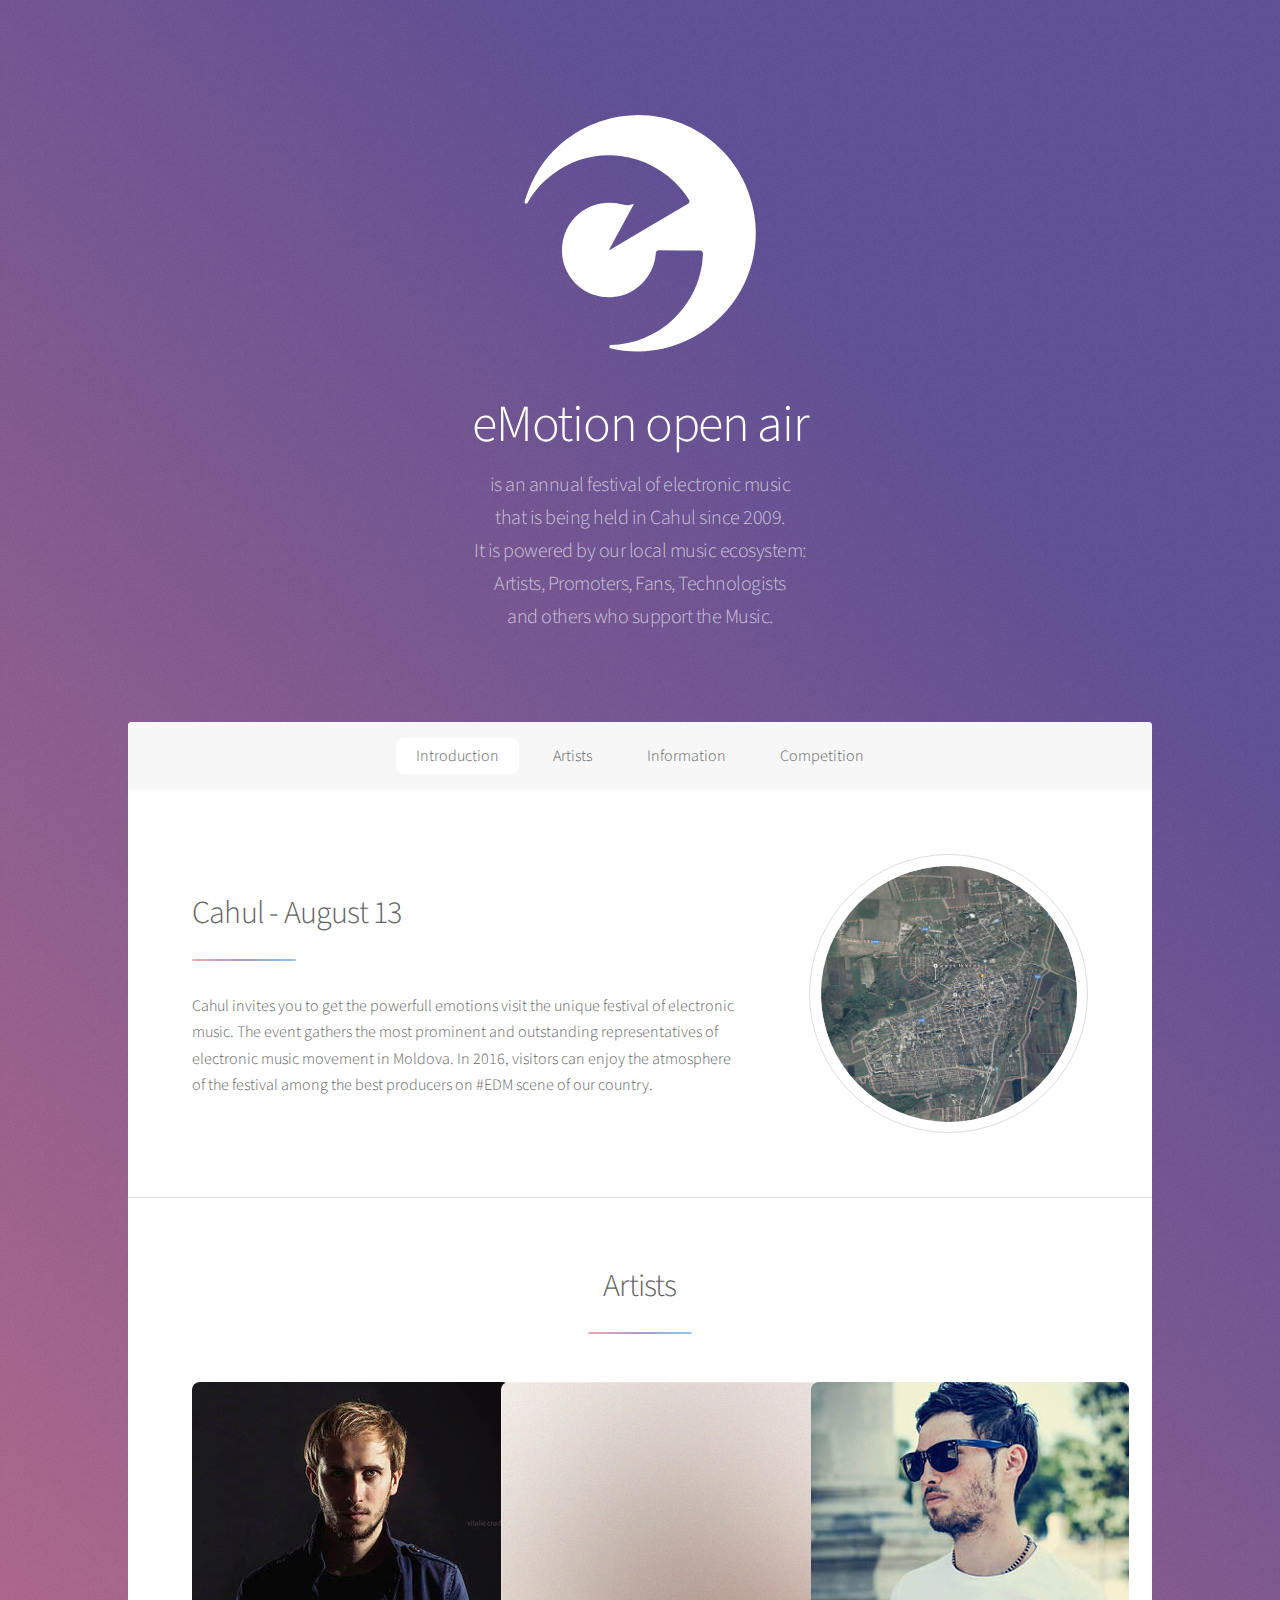
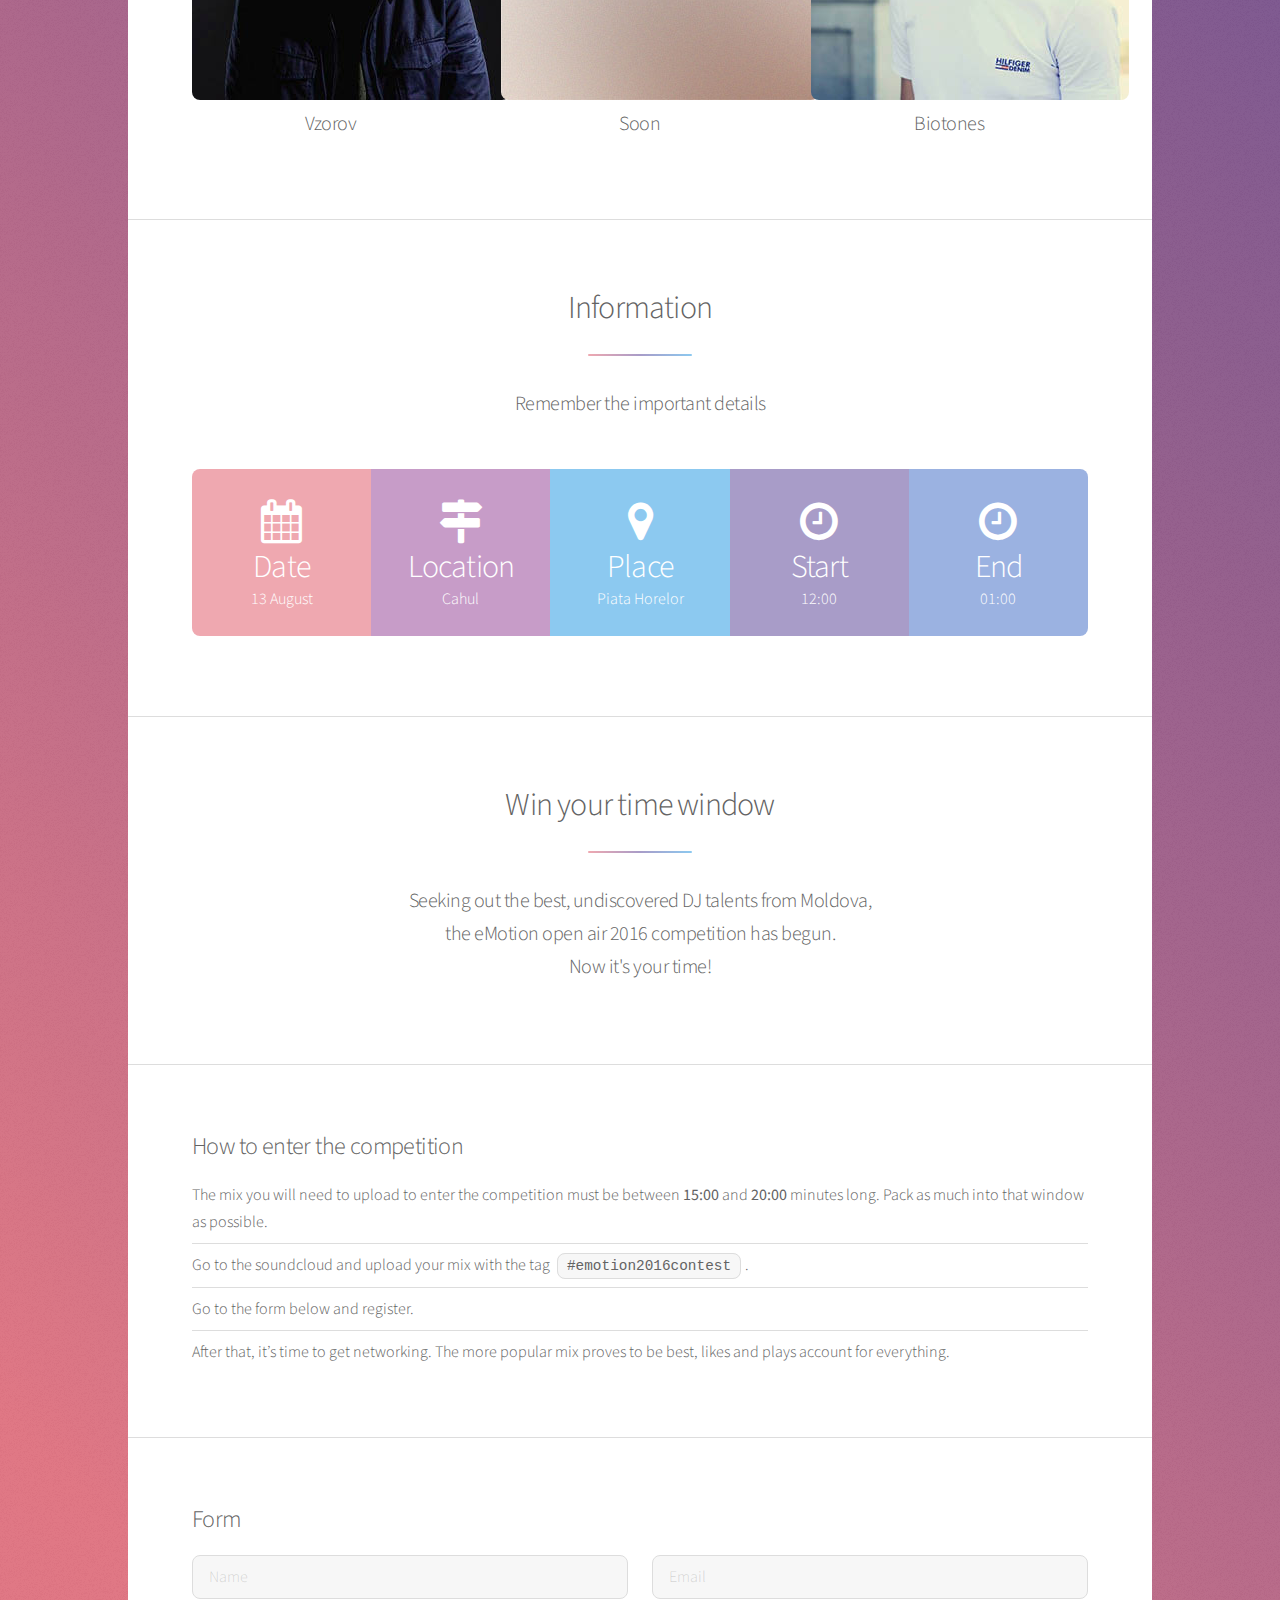
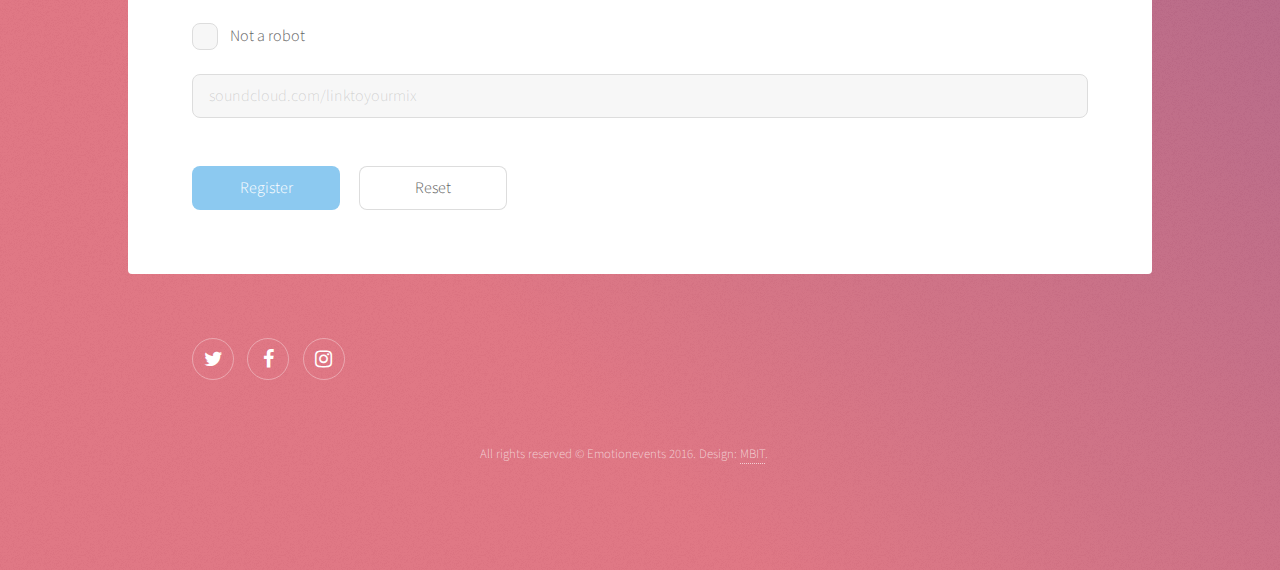
<file: index.html>
<!DOCTYPE HTML>
<html>
	<head>
		<title>eMotion open air 2016</title>
		<meta charset="utf-8" />
		<meta name="viewport" content="width=device-width, initial-scale=1" />
		<!--[if lte IE 8]><script src="assets/js/ie/html5shiv.js"></script><![endif]-->
		<link rel="stylesheet" href="assets/css/main.css" />
		<link rel="icon" type="image/svg+xml" href="favicon.svg">
		<!--[if lte IE 9]><link rel="stylesheet" href="assets/css/ie9.css" /><![endif]-->
		<!--[if lte IE 8]><link rel="stylesheet" href="assets/css/ie8.css" /><![endif]-->
	</head>
	<body>

		<!-- Wrapper -->
			<div id="wrapper">

				<!-- Header -->
					<header id="header" class="alt">
						<span class="logo"><img src="images/logo.svg" alt="" /></span>
						<h1>eMotion open air</h1>
						<p>is an annual festival of electronic music <br>that is being held in Cahul since 2009. <br> It is powered by our local music ecosystem: <br>Artists, Promoters, Fans, Technologists <br> and others who support the Music.</p>
					</header>

				<!-- Nav -->
					<nav id="nav">
						<ul>
							<li><a href="#intro" class="active">Introduction</a></li>
							<li><a href="#first">Artists</a></li>
							<li><a href="#second">Information</a></li>
							<li><a href="#cta">Competition</a></li>
						</ul>
					</nav>

				<!-- Main -->
					<div id="main">

						<!-- Introduction -->
							<section id="intro" class="main">
								<div class="spotlight">
									<div class="content">
										<header class="major">
											<h2>Cahul - August 13</h2>
										</header>
										<p>Cahul invites you to get the powerfull emotions 
visit the unique festival of electronic music. The event gathers the most prominent and outstanding representatives of electronic music movement in Moldova. 
In 2016, visitors can enjoy the atmosphere of the festival among the best producers on #EDM scene of our country.</p>
									</div>
									<span class="image"><img src="images/cahul.jpg" alt="" /></span>
								</div>
							</section>

						<!-- Heroes -->
							<section id="first" class="main special">
								<header class="major">
									<h2>Artists</h2>
								</header>
								<ul class="features">
									<li>
										<span class="image"><img src="images/vzorov.jpg" alt="" /></span>
										<h3>Vzorov</h3><!-- 
										<p>Sed lorem amet ipsum dolor et amet nullam consequat a feugiat consequat tempus veroeros sed consequat.</p>
									</li> -->
									<li>
										<span class="image"><img src="images/pic01.jpg" alt="" /></span>
										<h3>Soon</h3><!-- 
										<p>Sed lorem amet ipsum dolor et amet nullam consequat a feugiat consequat tempus veroeros sed consequat.</p> -->
									</li>
									<li>
										<span class="image"><img src="images/biotones.jpg" alt="" /></span>
										<h3>Biotones</h3><!-- 
										<p>Sed lorem amet ipsum dolor et amet nullam consequat a feugiat consequat tempus veroeros sed consequat.</p> -->
									</li>
								</ul>
								<!-- <footer class="major">
									<ul class="actions">
										<li><a href="generic.html" class="button">Learn More</a></li>
									</ul>
								</footer> -->
							</section>

						<!-- Second Section -->
							<section id="second" class="main special">
								<header class="major">
									<h2>Information</h2>
									<p>Remember the important details<br /></p>
								</header>
								<ul class="statistics">
									<li class="style1">
										<span class="icon fa-calendar"></span>
										<strong>Date</strong> 13 August
									</li>
									<li class="style2">
										<span class="icon fa-map-signs"></span>
										<strong>Location</strong> Cahul
									</li>
									<li class="style5">
										<span class="icon fa-map-marker"></span>
										<strong>Place</strong> Piata Horelor
									</li>
									<li class="style3">
										<span class="icon fa-clock-o"></span>
										<strong>Start</strong> 12:00
									</li>
									<li class="style4">
										<span class="icon fa-clock-o"></span>
										<strong>End</strong> 01:00
									</li>

								</ul><!-- 
								<p class="content">Nam elementum nisl et mi a commodo porttitor. Morbi sit amet nisl eu arcu faucibus hendrerit vel a risus. Nam a orci mi, elementum ac arcu sit amet, fermentum pellentesque et purus. Integer maximus varius lorem, sed convallis diam accumsan sed. Etiam porttitor placerat sapien, sed eleifend a enim pulvinar faucibus semper quis ut arcu. Ut non nisl a mollis est efficitur vestibulum. Integer eget purus nec nulla mattis et accumsan ut magna libero. Morbi auctor iaculis porttitor. Sed ut magna ac risus et hendrerit scelerisque. Praesent eleifend lacus in lectus aliquam porta. Cras eu ornare dui curabitur lacinia.</p>
								<footer class="major">
									<ul class="actions">
										<li><a href="generic.html" class="button">Learn More</a></li>
									</ul>
								</footer> -->
							</section>

						<!-- Get Started -->
							<section id="cta" class="main special">
								<header class="major">
									<h2>Win your time window</h2>
									<p>Seeking out the best, undiscovered DJ talents from Moldova, <br />
									the eMotion open air 2016 competition has begun. <br />  Now it's your time!</p>
								</header>
								</section>
							<section  class="main">
								<h2>How to enter the competition</h2>
									<ul class="alt">
										<li>The mix you will need to upload to enter the competition must be between <strong>15:00</strong> and <strong>20:00</strong> minutes long. Pack as much into that window as possible.</li>
										<li>Go to the soundcloud and upload your mix with the tag <code>#emotion2016contest</code>.</li>
										<li>Go to the form below and register.</li>
										<li>After that, it’s time to get networking. The more popular mix proves to be best, likes and plays account for everything.</li>
										</ul>			
							</section>
						<!-- FORM -->
							<section id="content" class="main">
										<h2>Form</h2>
										<form method="post" action="https://formspree.io/lxmbit@gmail.com">
											<div class="row uniform">
												<div class="6u 12u$(xsmall)">
													<input type="text" name="name" id="name" value="" placeholder="Name">
												</div>
												<div class="6u$ 12u$(xsmall)">
													<input type="email" name="email" id="email" value="" placeholder="Email">
												</div>

												<div class="6u$ 12u$(small)">
													<input type="checkbox" id="demo-human" name="demo-human" >
													<label for="demo-human">Not a robot</label>
												</div>
												<div class="12u$">
													<input type="text" name="sclink" id="sclink" value="" placeholder="soundcloud.com/linktoyourmix">
												</div>
												<div class="12u$">
													<input type="hidden" name="_subject" value="New Contest Submission!">
												</div>

												<div class="12u$">
													<ul class="actions">
														<li><input type="submit" value="Register" class="special"></li>
														<li><input type="reset" value="Reset"></li>
													</ul>
												</div>
											</div>
										</form>
							</section>

					</div>

				<!-- Footer -->
					<footer id="footer">
						<!-- <section>
							<h2>Aliquam sed mauris</h2>
							<p>Sed lorem ipsum dolor sit amet et nullam consequat feugiat consequat magna adipiscing tempus etiam dolore veroeros. eget dapibus mauris. Cras aliquet, nisl ut viverra sollicitudin, ligula erat egestas velit, vitae tincidunt odio.</p>
							<ul class="actions">
								<li><a href="generic.html" class="button">Learn More</a></li>
							</ul>
						</section> -->
						<section>
							<!-- <h2>Etiam feugiat</h2>
							<dl class="alt">
								<dt>Address</dt>
								<dd>1234 Somewhere Road &bull; Nashville, TN 00000 &bull; USA</dd>
								<dt>Phone</dt>
								<dd>(000) 000-0000 x 0000</dd>
								<dt>Email</dt>
								<dd><a href="#">information@untitled.tld</a></dd>
							</dl> -->
							<ul class="icons">
								<li><a href="#" class="icon fa-twitter alt"><span class="label">Twitter</span></a></li>
								<li><a href="https://fb.com/emotioneventsmd" class="icon fa-facebook alt"><span class="label">Facebook</span></a></li>
								<li><a href="#" class="icon fa-instagram alt"><span class="label">Instagram</span></a></li>
							</ul>
						</section>
						<p class="copyright">All rights reserved &copy; Emotionevents 2016. Design: <a href="https://mbit.ws">MBIT</a>.</p>
					</footer>

			</div>

		<!-- Scripts -->
			<script src="assets/js/jquery.min.js"></script>
			<script src="assets/js/jquery.scrollex.min.js"></script>
			<script src="assets/js/jquery.scrolly.min.js"></script>
			<script src="assets/js/skel.min.js"></script>
			<script src="assets/js/util.js"></script>
			<!--[if lte IE 8]><script src="assets/js/ie/respond.min.js"></script><![endif]-->
			<script src="assets/js/main.js"></script>

	</body>
</html>
</file>
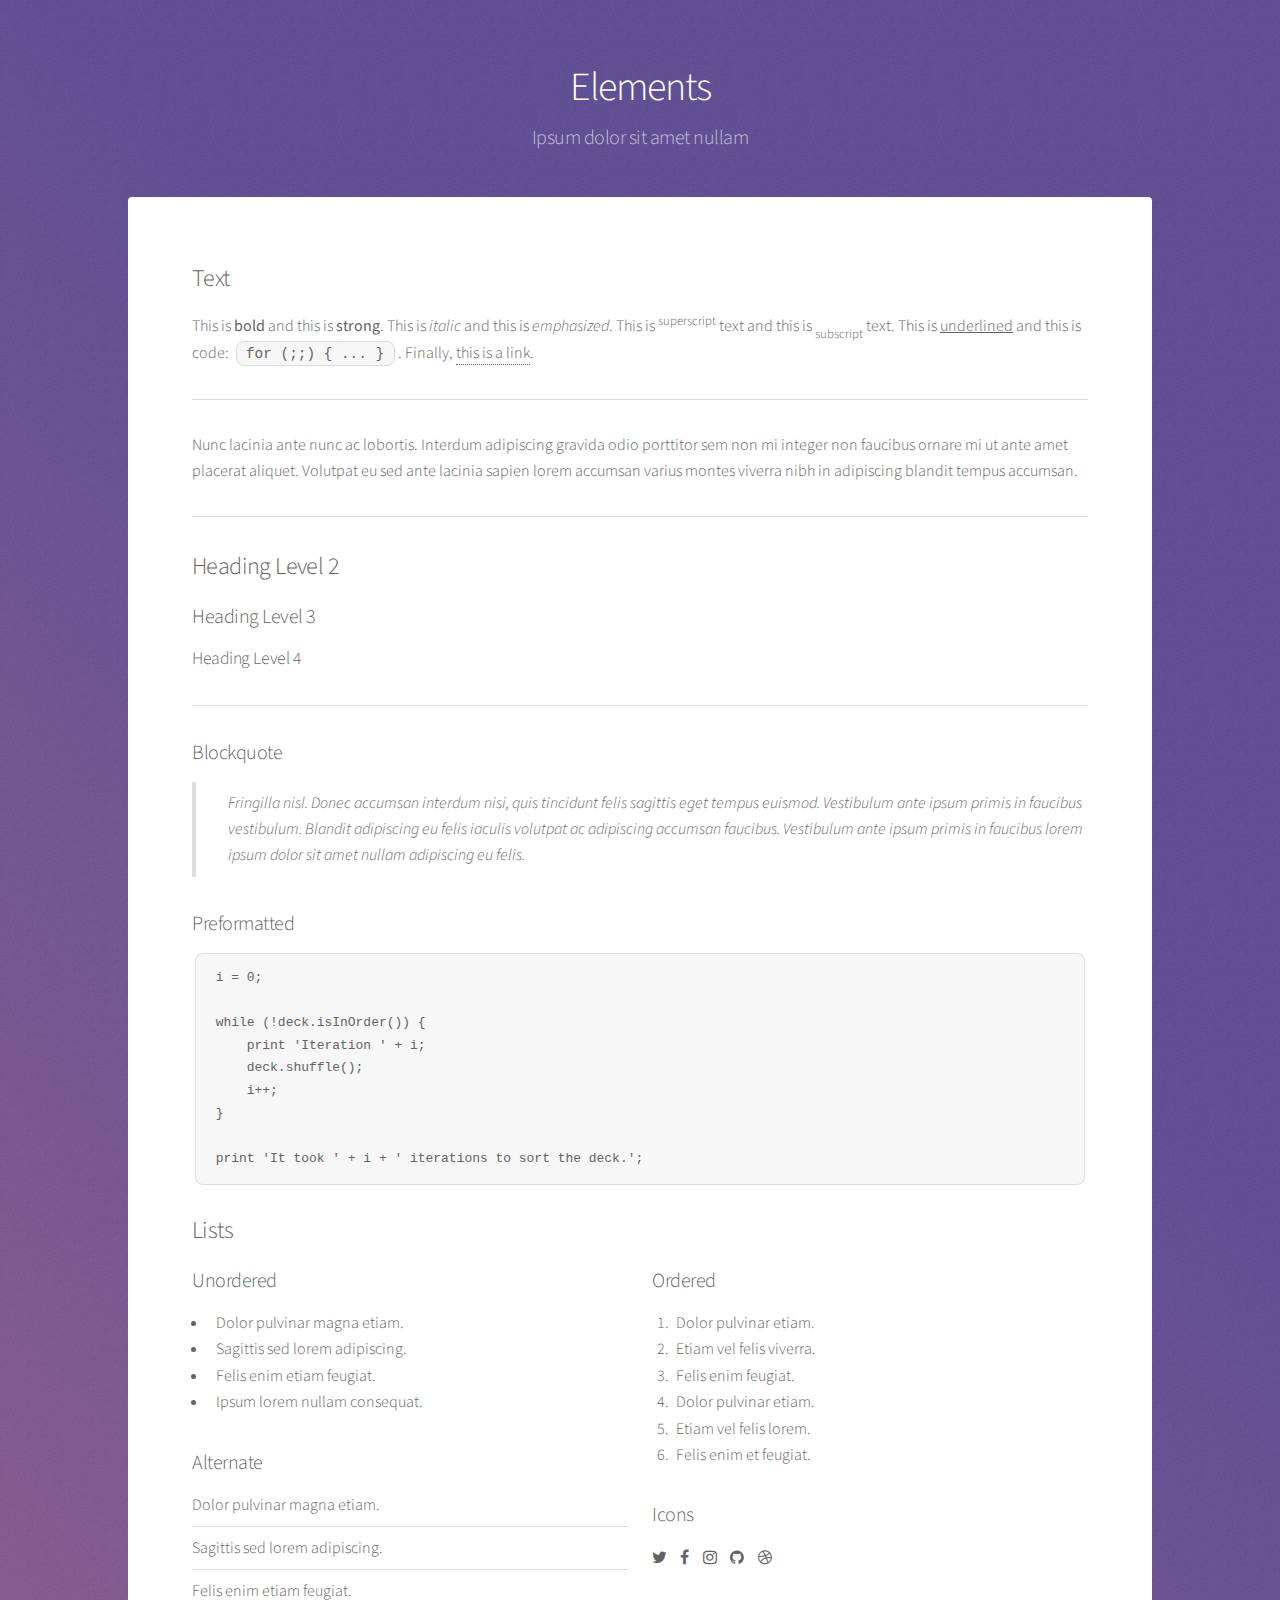
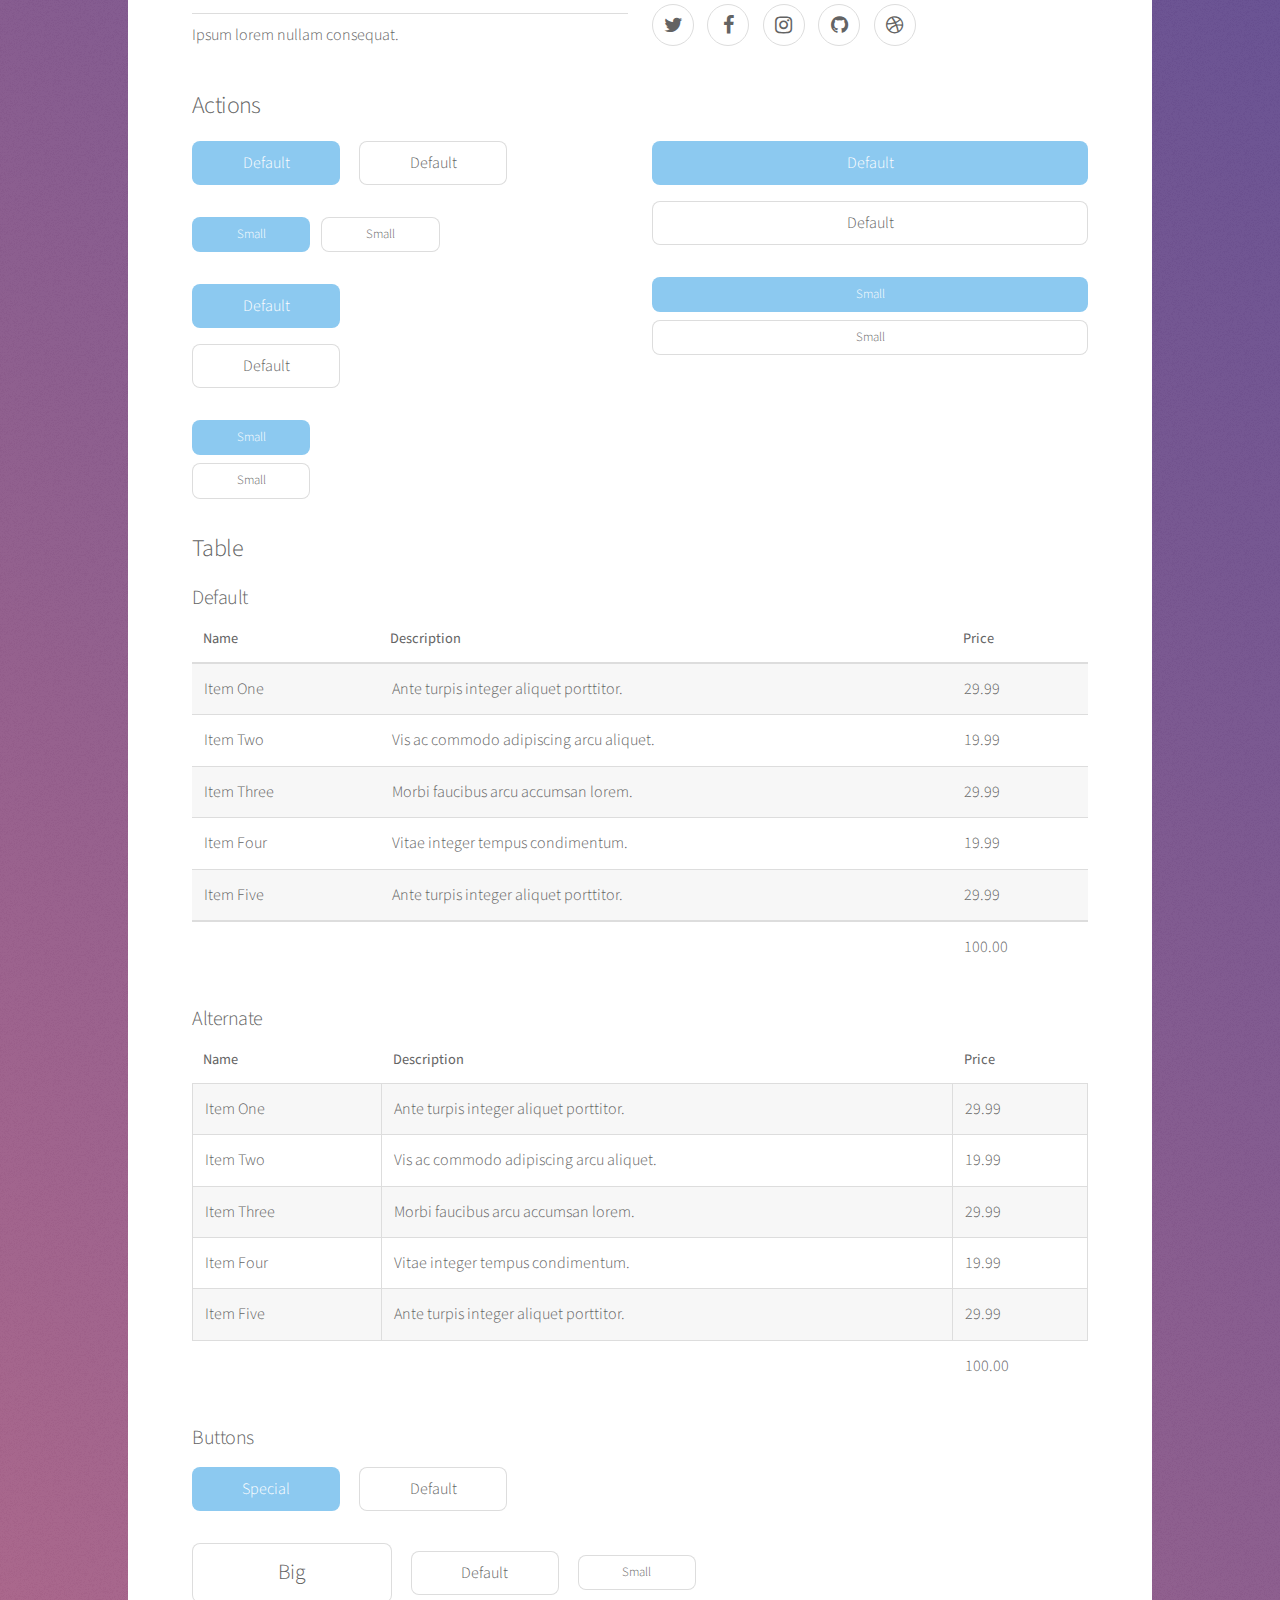
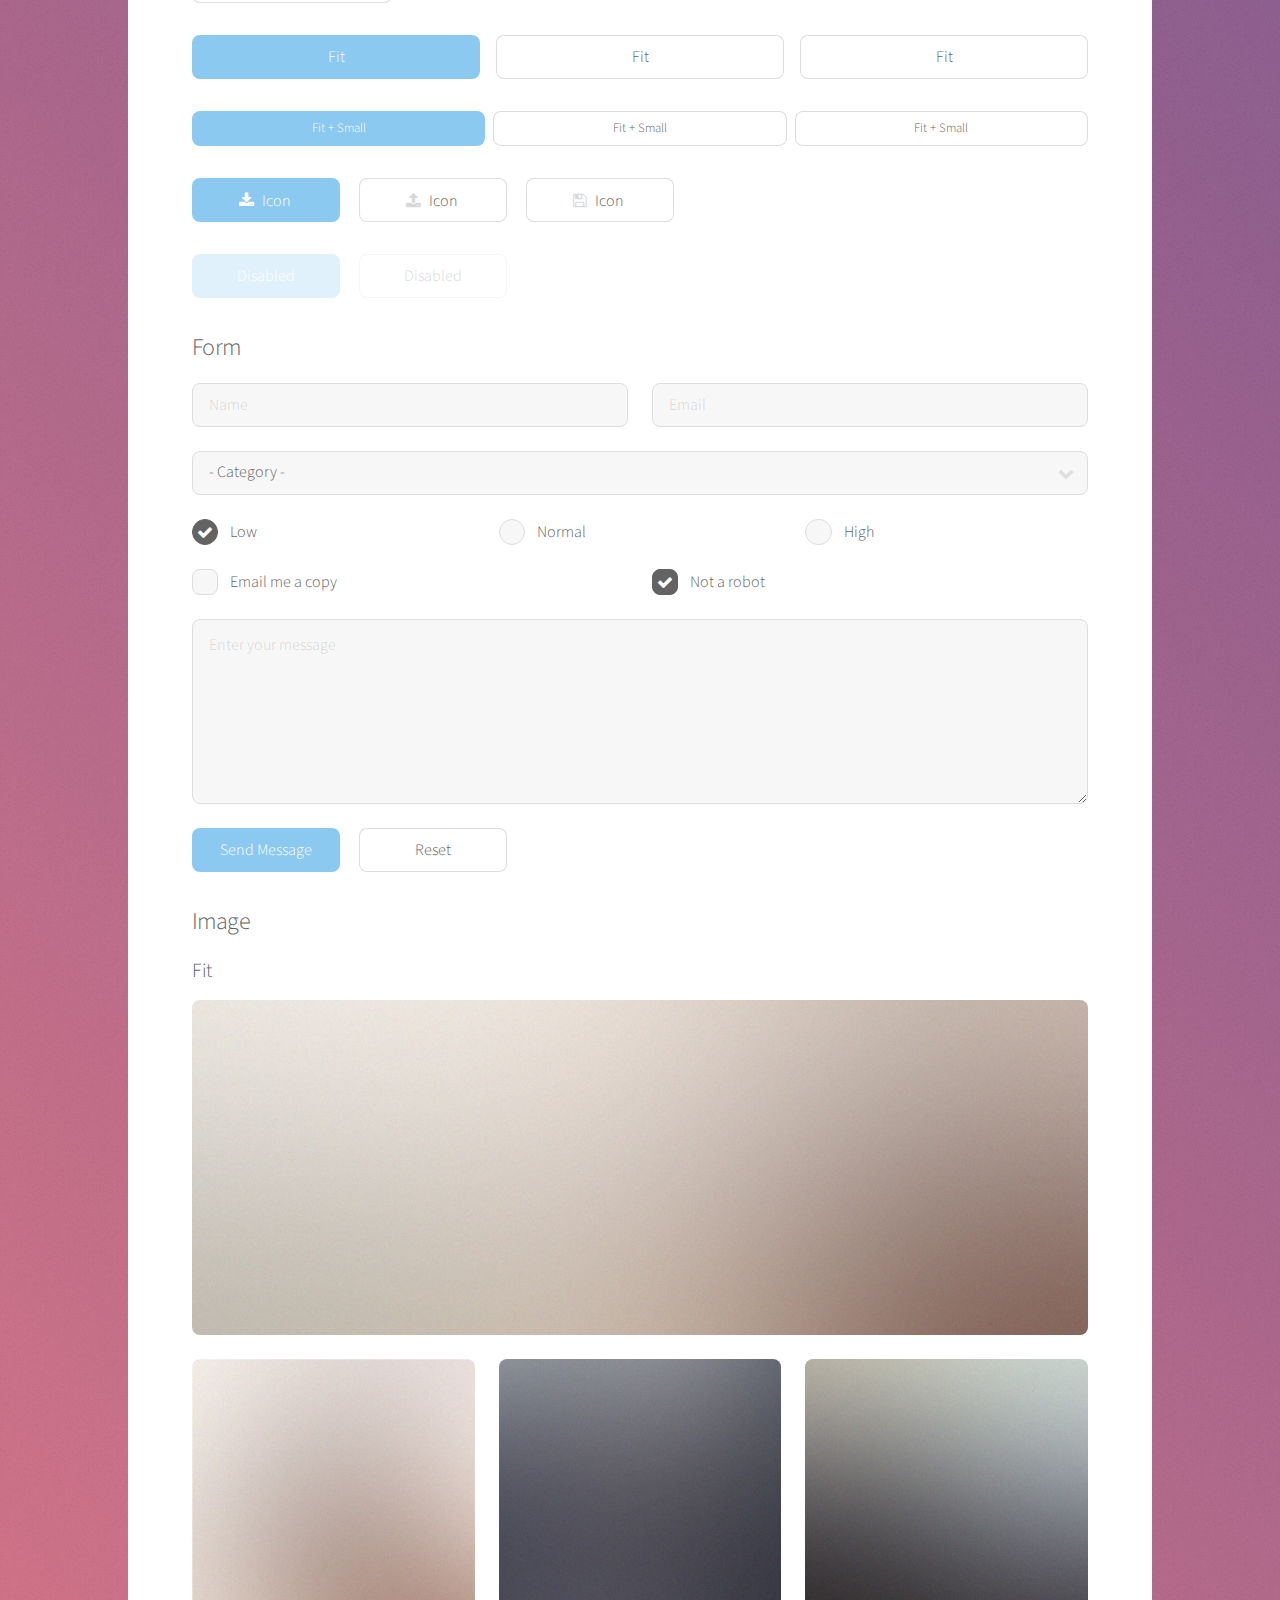
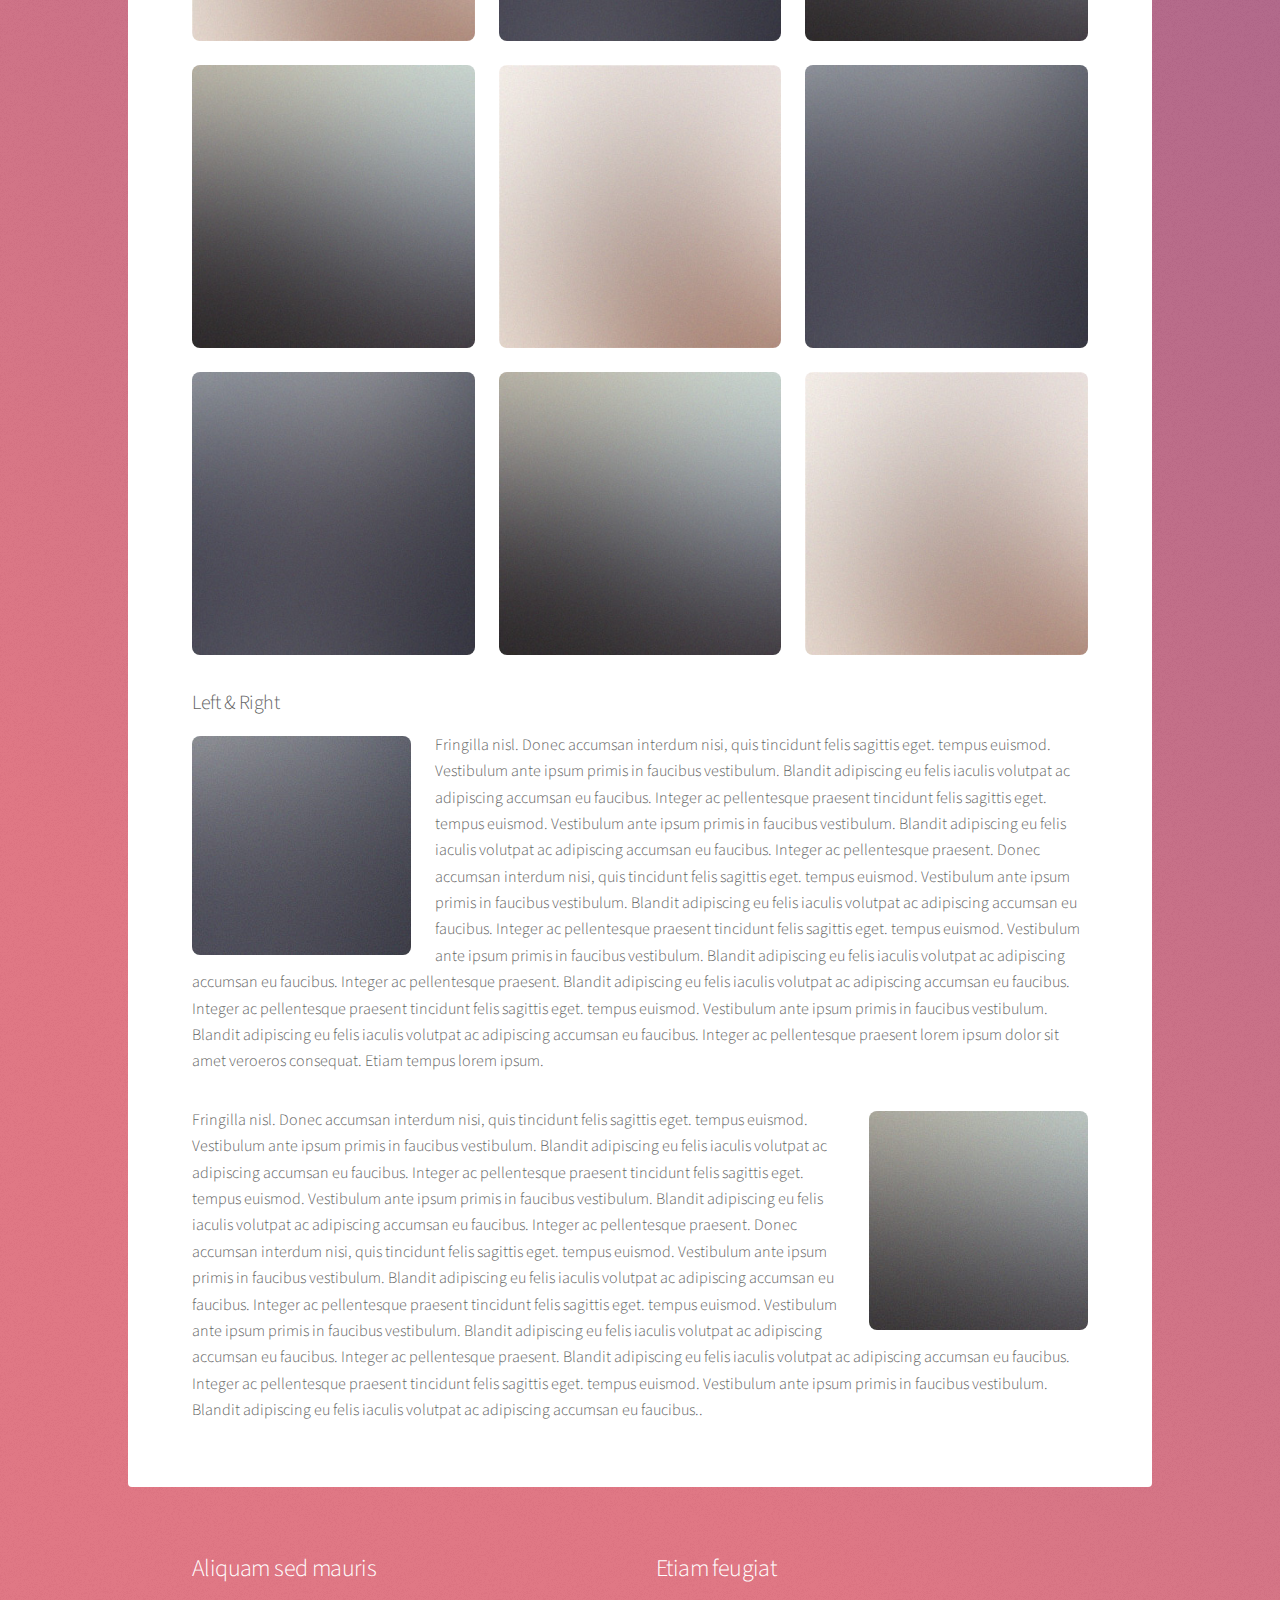
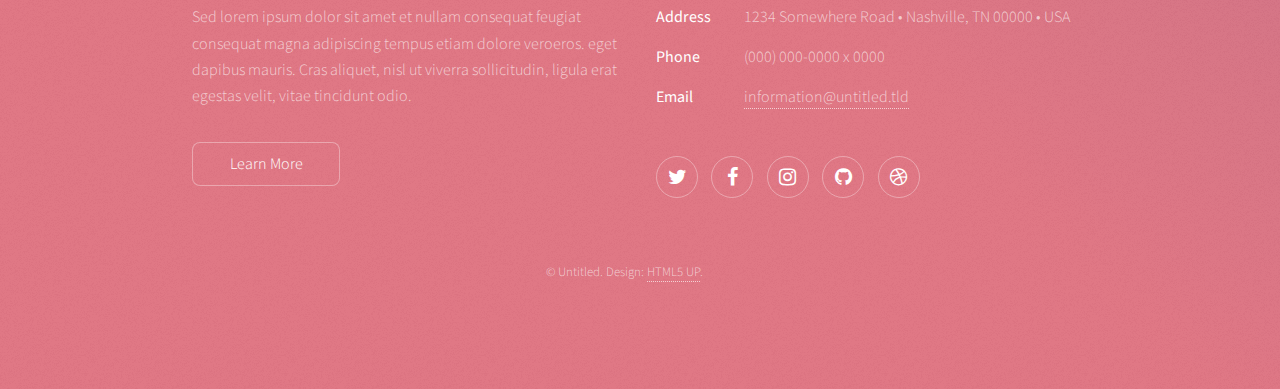
<file: elements.html>
<!DOCTYPE HTML>
<!--
	Stellar by HTML5 UP
	html5up.net | @ajlkn
	Free for personal and commercial use under the CCA 3.0 license (html5up.net/license)
-->
<html>
	<head>
		<title>Elements - Stellar by HTML5 UP</title>
		<meta charset="utf-8" />
		<meta name="viewport" content="width=device-width, initial-scale=1" />
		<!--[if lte IE 8]><script src="assets/js/ie/html5shiv.js"></script><![endif]-->
		<link rel="stylesheet" href="assets/css/main.css" />
		<!--[if lte IE 9]><link rel="stylesheet" href="assets/css/ie9.css" /><![endif]-->
		<!--[if lte IE 8]><link rel="stylesheet" href="assets/css/ie8.css" /><![endif]-->
	</head>
	<body>

		<!-- Wrapper -->
			<div id="wrapper">

				<!-- Header -->
					<header id="header">
						<h1>Elements</h1>
						<p>Ipsum dolor sit amet nullam</p>
					</header>

				<!-- Main -->
					<div id="main">

						<!-- Content -->
							<section id="content" class="main">

								<!-- Text -->
									<section>
										<h2>Text</h2>
										<p>This is <b>bold</b> and this is <strong>strong</strong>. This is <i>italic</i> and this is <em>emphasized</em>.
										This is <sup>superscript</sup> text and this is <sub>subscript</sub> text.
										This is <u>underlined</u> and this is code: <code>for (;;) { ... }</code>. Finally, <a href="#">this is a link</a>.</p>
										<hr />
										<p>Nunc lacinia ante nunc ac lobortis. Interdum adipiscing gravida odio porttitor sem non mi integer non faucibus ornare mi ut ante amet placerat aliquet. Volutpat eu sed ante lacinia sapien lorem accumsan varius montes viverra nibh in adipiscing blandit tempus accumsan.</p>
										<hr />
										<h2>Heading Level 2</h2>
										<h3>Heading Level 3</h3>
										<h4>Heading Level 4</h4>
										<hr />
										<h3>Blockquote</h3>
										<blockquote>Fringilla nisl. Donec accumsan interdum nisi, quis tincidunt felis sagittis eget tempus euismod. Vestibulum ante ipsum primis in faucibus vestibulum. Blandit adipiscing eu felis iaculis volutpat ac adipiscing accumsan faucibus. Vestibulum ante ipsum primis in faucibus lorem ipsum dolor sit amet nullam adipiscing eu felis.</blockquote>
										<h3>Preformatted</h3>
										<pre><code>i = 0;

while (!deck.isInOrder()) {
    print 'Iteration ' + i;
    deck.shuffle();
    i++;
}

print 'It took ' + i + ' iterations to sort the deck.';</code></pre>
									</section>

								<!-- Lists -->
									<section>
										<h2>Lists</h2>
										<div class="row">
											<div class="6u 12u$(medium)">
												<h3>Unordered</h3>
												<ul>
													<li>Dolor pulvinar magna etiam.</li>
													<li>Sagittis sed lorem adipiscing.</li>
													<li>Felis enim etiam feugiat.</li>
													<li>Ipsum lorem nullam consequat.</li>
												</ul>
												<h3>Alternate</h3>
												<ul class="alt">
													<li>Dolor pulvinar magna etiam.</li>
													<li>Sagittis sed lorem adipiscing.</li>
													<li>Felis enim etiam feugiat.</li>
													<li>Ipsum lorem nullam consequat.</li>
												</ul>
											</div>
											<div class="6u$ 12u$(medium)">
												<h3>Ordered</h3>
												<ol>
													<li>Dolor pulvinar etiam.</li>
													<li>Etiam vel felis viverra.</li>
													<li>Felis enim feugiat.</li>
													<li>Dolor pulvinar etiam.</li>
													<li>Etiam vel felis lorem.</li>
													<li>Felis enim et feugiat.</li>
												</ol>
												<h3>Icons</h3>
												<ul class="icons">
													<li><a href="#" class="icon fa-twitter"><span class="label">Twitter</span></a></li>
													<li><a href="#" class="icon fa-facebook"><span class="label">Facebook</span></a></li>
													<li><a href="#" class="icon fa-instagram"><span class="label">Instagram</span></a></li>
													<li><a href="#" class="icon fa-github"><span class="label">GitHub</span></a></li>
													<li><a href="#" class="icon fa-dribbble"><span class="label">Dribbble</span></a></li>
												</ul>
												<ul class="icons">
													<li><a href="#" class="icon alt fa-twitter"><span class="label">Twitter</span></a></li>
													<li><a href="#" class="icon alt fa-facebook"><span class="label">Facebook</span></a></li>
													<li><a href="#" class="icon alt fa-instagram"><span class="label">Instagram</span></a></li>
													<li><a href="#" class="icon alt fa-github"><span class="label">GitHub</span></a></li>
													<li><a href="#" class="icon alt fa-dribbble"><span class="label">Dribbble</span></a></li>
												</ul>
											</div>
										</div>
										<h2>Actions</h2>
										<div class="row">
											<div class="6u 12u$(medium)">
												<ul class="actions">
													<li><a href="#" class="button special">Default</a></li>
													<li><a href="#" class="button">Default</a></li>
												</ul>
												<ul class="actions small">
													<li><a href="#" class="button special small">Small</a></li>
													<li><a href="#" class="button small">Small</a></li>
												</ul>
												<ul class="actions vertical">
													<li><a href="#" class="button special">Default</a></li>
													<li><a href="#" class="button">Default</a></li>
												</ul>
												<ul class="actions vertical small">
													<li><a href="#" class="button special small">Small</a></li>
													<li><a href="#" class="button small">Small</a></li>
												</ul>
											</div>
											<div class="6u 12u$(medium)">
												<ul class="actions vertical">
													<li><a href="#" class="button special fit">Default</a></li>
													<li><a href="#" class="button fit">Default</a></li>
												</ul>
												<ul class="actions vertical small">
													<li><a href="#" class="button special small fit">Small</a></li>
													<li><a href="#" class="button small fit">Small</a></li>
												</ul>
											</div>
										</div>
									</section>

								<!-- Table -->
									<section>
										<h2>Table</h2>
										<h3>Default</h3>
										<div class="table-wrapper">
											<table>
												<thead>
													<tr>
														<th>Name</th>
														<th>Description</th>
														<th>Price</th>
													</tr>
												</thead>
												<tbody>
													<tr>
														<td>Item One</td>
														<td>Ante turpis integer aliquet porttitor.</td>
														<td>29.99</td>
													</tr>
													<tr>
														<td>Item Two</td>
														<td>Vis ac commodo adipiscing arcu aliquet.</td>
														<td>19.99</td>
													</tr>
													<tr>
														<td>Item Three</td>
														<td> Morbi faucibus arcu accumsan lorem.</td>
														<td>29.99</td>
													</tr>
													<tr>
														<td>Item Four</td>
														<td>Vitae integer tempus condimentum.</td>
														<td>19.99</td>
													</tr>
													<tr>
														<td>Item Five</td>
														<td>Ante turpis integer aliquet porttitor.</td>
														<td>29.99</td>
													</tr>
												</tbody>
												<tfoot>
													<tr>
														<td colspan="2"></td>
														<td>100.00</td>
													</tr>
												</tfoot>
											</table>
										</div>

										<h3>Alternate</h3>
										<div class="table-wrapper">
											<table class="alt">
												<thead>
													<tr>
														<th>Name</th>
														<th>Description</th>
														<th>Price</th>
													</tr>
												</thead>
												<tbody>
													<tr>
														<td>Item One</td>
														<td>Ante turpis integer aliquet porttitor.</td>
														<td>29.99</td>
													</tr>
													<tr>
														<td>Item Two</td>
														<td>Vis ac commodo adipiscing arcu aliquet.</td>
														<td>19.99</td>
													</tr>
													<tr>
														<td>Item Three</td>
														<td> Morbi faucibus arcu accumsan lorem.</td>
														<td>29.99</td>
													</tr>
													<tr>
														<td>Item Four</td>
														<td>Vitae integer tempus condimentum.</td>
														<td>19.99</td>
													</tr>
													<tr>
														<td>Item Five</td>
														<td>Ante turpis integer aliquet porttitor.</td>
														<td>29.99</td>
													</tr>
												</tbody>
												<tfoot>
													<tr>
														<td colspan="2"></td>
														<td>100.00</td>
													</tr>
												</tfoot>
											</table>
										</div>
									</section>

								<!-- Buttons -->
									<section>
										<h3>Buttons</h3>
										<ul class="actions">
											<li><a href="#" class="button special">Special</a></li>
											<li><a href="#" class="button">Default</a></li>
										</ul>
										<ul class="actions">
											<li><a href="#" class="button big">Big</a></li>
											<li><a href="#" class="button">Default</a></li>
											<li><a href="#" class="button small">Small</a></li>
										</ul>
										<ul class="actions fit">
											<li><a href="#" class="button special fit">Fit</a></li>
											<li><a href="#" class="button fit">Fit</a></li>
											<li><a href="#" class="button fit">Fit</a></li>
										</ul>
										<ul class="actions fit small">
											<li><a href="#" class="button special fit small">Fit + Small</a></li>
											<li><a href="#" class="button fit small">Fit + Small</a></li>
											<li><a href="#" class="button fit small">Fit + Small</a></li>
										</ul>
										<ul class="actions">
											<li><a href="#" class="button special icon fa-download">Icon</a></li>
											<li><a href="#" class="button icon fa-upload">Icon</a></li>
											<li><a href="#" class="button icon fa-save">Icon</a></li>
										</ul>
										<ul class="actions">
											<li><span class="button special disabled">Disabled</span></li>
											<li><span class="button disabled">Disabled</span></li>
										</ul>
									</section>

								<!-- Form -->
									<section>
										<h2>Form</h2>
										<form method="post" action="#">
											<div class="row uniform">
												<div class="6u 12u$(xsmall)">
													<input type="text" name="demo-name" id="demo-name" value="" placeholder="Name" />
												</div>
												<div class="6u$ 12u$(xsmall)">
													<input type="email" name="demo-email" id="demo-email" value="" placeholder="Email" />
												</div>
												<div class="12u$">
													<div class="select-wrapper">
														<select name="demo-category" id="demo-category">
															<option value="">- Category -</option>
															<option value="1">Manufacturing</option>
															<option value="1">Shipping</option>
															<option value="1">Administration</option>
															<option value="1">Human Resources</option>
														</select>
													</div>
												</div>
												<div class="4u 12u$(small)">
													<input type="radio" id="demo-priority-low" name="demo-priority" checked>
													<label for="demo-priority-low">Low</label>
												</div>
												<div class="4u 12u$(small)">
													<input type="radio" id="demo-priority-normal" name="demo-priority">
													<label for="demo-priority-normal">Normal</label>
												</div>
												<div class="4u$ 12u$(small)">
													<input type="radio" id="demo-priority-high" name="demo-priority">
													<label for="demo-priority-high">High</label>
												</div>
												<div class="6u 12u$(small)">
													<input type="checkbox" id="demo-copy" name="demo-copy">
													<label for="demo-copy">Email me a copy</label>
												</div>
												<div class="6u$ 12u$(small)">
													<input type="checkbox" id="demo-human" name="demo-human" checked>
													<label for="demo-human">Not a robot</label>
												</div>
												<div class="12u$">
													<textarea name="demo-message" id="demo-message" placeholder="Enter your message" rows="6"></textarea>
												</div>
												<div class="12u$">
													<ul class="actions">
														<li><input type="submit" value="Send Message" class="special" /></li>
														<li><input type="reset" value="Reset" /></li>
													</ul>
												</div>
											</div>
										</form>
									</section>

								<!-- Image -->
									<section>
										<h2>Image</h2>
										<h3>Fit</h3>
										<div class="box alt">
											<div class="row uniform">
												<div class="12u$"><span class="image fit"><img src="images/pic04.jpg" alt="" /></span></div>
												<div class="4u"><span class="image fit"><img src="images/pic01.jpg" alt="" /></span></div>
												<div class="4u"><span class="image fit"><img src="images/pic02.jpg" alt="" /></span></div>
												<div class="4u$"><span class="image fit"><img src="images/pic03.jpg" alt="" /></span></div>
												<div class="4u"><span class="image fit"><img src="images/pic03.jpg" alt="" /></span></div>
												<div class="4u"><span class="image fit"><img src="images/pic01.jpg" alt="" /></span></div>
												<div class="4u$"><span class="image fit"><img src="images/pic02.jpg" alt="" /></span></div>
												<div class="4u"><span class="image fit"><img src="images/pic02.jpg" alt="" /></span></div>
												<div class="4u"><span class="image fit"><img src="images/pic03.jpg" alt="" /></span></div>
												<div class="4u$"><span class="image fit"><img src="images/pic01.jpg" alt="" /></span></div>
											</div>
										</div>
										<h3>Left &amp; Right</h3>
										<p><span class="image left"><img src="images/pic05.jpg" alt="" /></span>Fringilla nisl. Donec accumsan interdum nisi, quis tincidunt felis sagittis eget. tempus euismod. Vestibulum ante ipsum primis in faucibus vestibulum. Blandit adipiscing eu felis iaculis volutpat ac adipiscing accumsan eu faucibus. Integer ac pellentesque praesent tincidunt felis sagittis eget. tempus euismod. Vestibulum ante ipsum primis in faucibus vestibulum. Blandit adipiscing eu felis iaculis volutpat ac adipiscing accumsan eu faucibus. Integer ac pellentesque praesent. Donec accumsan interdum nisi, quis tincidunt felis sagittis eget. tempus euismod. Vestibulum ante ipsum primis in faucibus vestibulum. Blandit adipiscing eu felis iaculis volutpat ac adipiscing accumsan eu faucibus. Integer ac pellentesque praesent tincidunt felis sagittis eget. tempus euismod. Vestibulum ante ipsum primis in faucibus vestibulum. Blandit adipiscing eu felis iaculis volutpat ac adipiscing accumsan eu faucibus. Integer ac pellentesque praesent. Blandit adipiscing eu felis iaculis volutpat ac adipiscing accumsan eu faucibus. Integer ac pellentesque praesent tincidunt felis sagittis eget. tempus euismod. Vestibulum ante ipsum primis in faucibus vestibulum. Blandit adipiscing eu felis iaculis volutpat ac adipiscing accumsan eu faucibus. Integer ac pellentesque praesent lorem ipsum dolor sit amet veroeros consequat. Etiam tempus lorem ipsum.</p>
										<p><span class="image right"><img src="images/pic06.jpg" alt="" /></span>Fringilla nisl. Donec accumsan interdum nisi, quis tincidunt felis sagittis eget. tempus euismod. Vestibulum ante ipsum primis in faucibus vestibulum. Blandit adipiscing eu felis iaculis volutpat ac adipiscing accumsan eu faucibus. Integer ac pellentesque praesent tincidunt felis sagittis eget. tempus euismod. Vestibulum ante ipsum primis in faucibus vestibulum. Blandit adipiscing eu felis iaculis volutpat ac adipiscing accumsan eu faucibus. Integer ac pellentesque praesent. Donec accumsan interdum nisi, quis tincidunt felis sagittis eget. tempus euismod. Vestibulum ante ipsum primis in faucibus vestibulum. Blandit adipiscing eu felis iaculis volutpat ac adipiscing accumsan eu faucibus. Integer ac pellentesque praesent tincidunt felis sagittis eget. tempus euismod. Vestibulum ante ipsum primis in faucibus vestibulum. Blandit adipiscing eu felis iaculis volutpat ac adipiscing accumsan eu faucibus. Integer ac pellentesque praesent. Blandit adipiscing eu felis iaculis volutpat ac adipiscing accumsan eu faucibus. Integer ac pellentesque praesent tincidunt felis sagittis eget. tempus euismod. Vestibulum ante ipsum primis in faucibus vestibulum. Blandit adipiscing eu felis iaculis volutpat ac adipiscing accumsan eu faucibus..</p>
									</section>

							</section>

					</div>

				<!-- Footer -->
					<footer id="footer">
						<section>
							<h2>Aliquam sed mauris</h2>
							<p>Sed lorem ipsum dolor sit amet et nullam consequat feugiat consequat magna adipiscing tempus etiam dolore veroeros. eget dapibus mauris. Cras aliquet, nisl ut viverra sollicitudin, ligula erat egestas velit, vitae tincidunt odio.</p>
							<ul class="actions">
								<li><a href="#" class="button">Learn More</a></li>
							</ul>
						</section>
						<section>
							<h2>Etiam feugiat</h2>
							<dl class="alt">
								<dt>Address</dt>
								<dd>1234 Somewhere Road &bull; Nashville, TN 00000 &bull; USA</dd>
								<dt>Phone</dt>
								<dd>(000) 000-0000 x 0000</dd>
								<dt>Email</dt>
								<dd><a href="#">information@untitled.tld</a></dd>
							</dl>
							<ul class="icons">
								<li><a href="#" class="icon fa-twitter alt"><span class="label">Twitter</span></a></li>
								<li><a href="#" class="icon fa-facebook alt"><span class="label">Facebook</span></a></li>
								<li><a href="#" class="icon fa-instagram alt"><span class="label">Instagram</span></a></li>
								<li><a href="#" class="icon fa-github alt"><span class="label">GitHub</span></a></li>
								<li><a href="#" class="icon fa-dribbble alt"><span class="label">Dribbble</span></a></li>
							</ul>
						</section>
						<p class="copyright">&copy; Untitled. Design: <a href="https://html5up.net">HTML5 UP</a>.</p>
					</footer>

			</div>

		<!-- Scripts -->
			<script src="assets/js/jquery.min.js"></script>
			<script src="assets/js/jquery.scrollex.min.js"></script>
			<script src="assets/js/jquery.scrolly.min.js"></script>
			<script src="assets/js/skel.min.js"></script>
			<script src="assets/js/util.js"></script>
			<!--[if lte IE 8]><script src="assets/js/ie/respond.min.js"></script><![endif]-->
			<script src="assets/js/main.js"></script>

	</body>
</html>
</file>
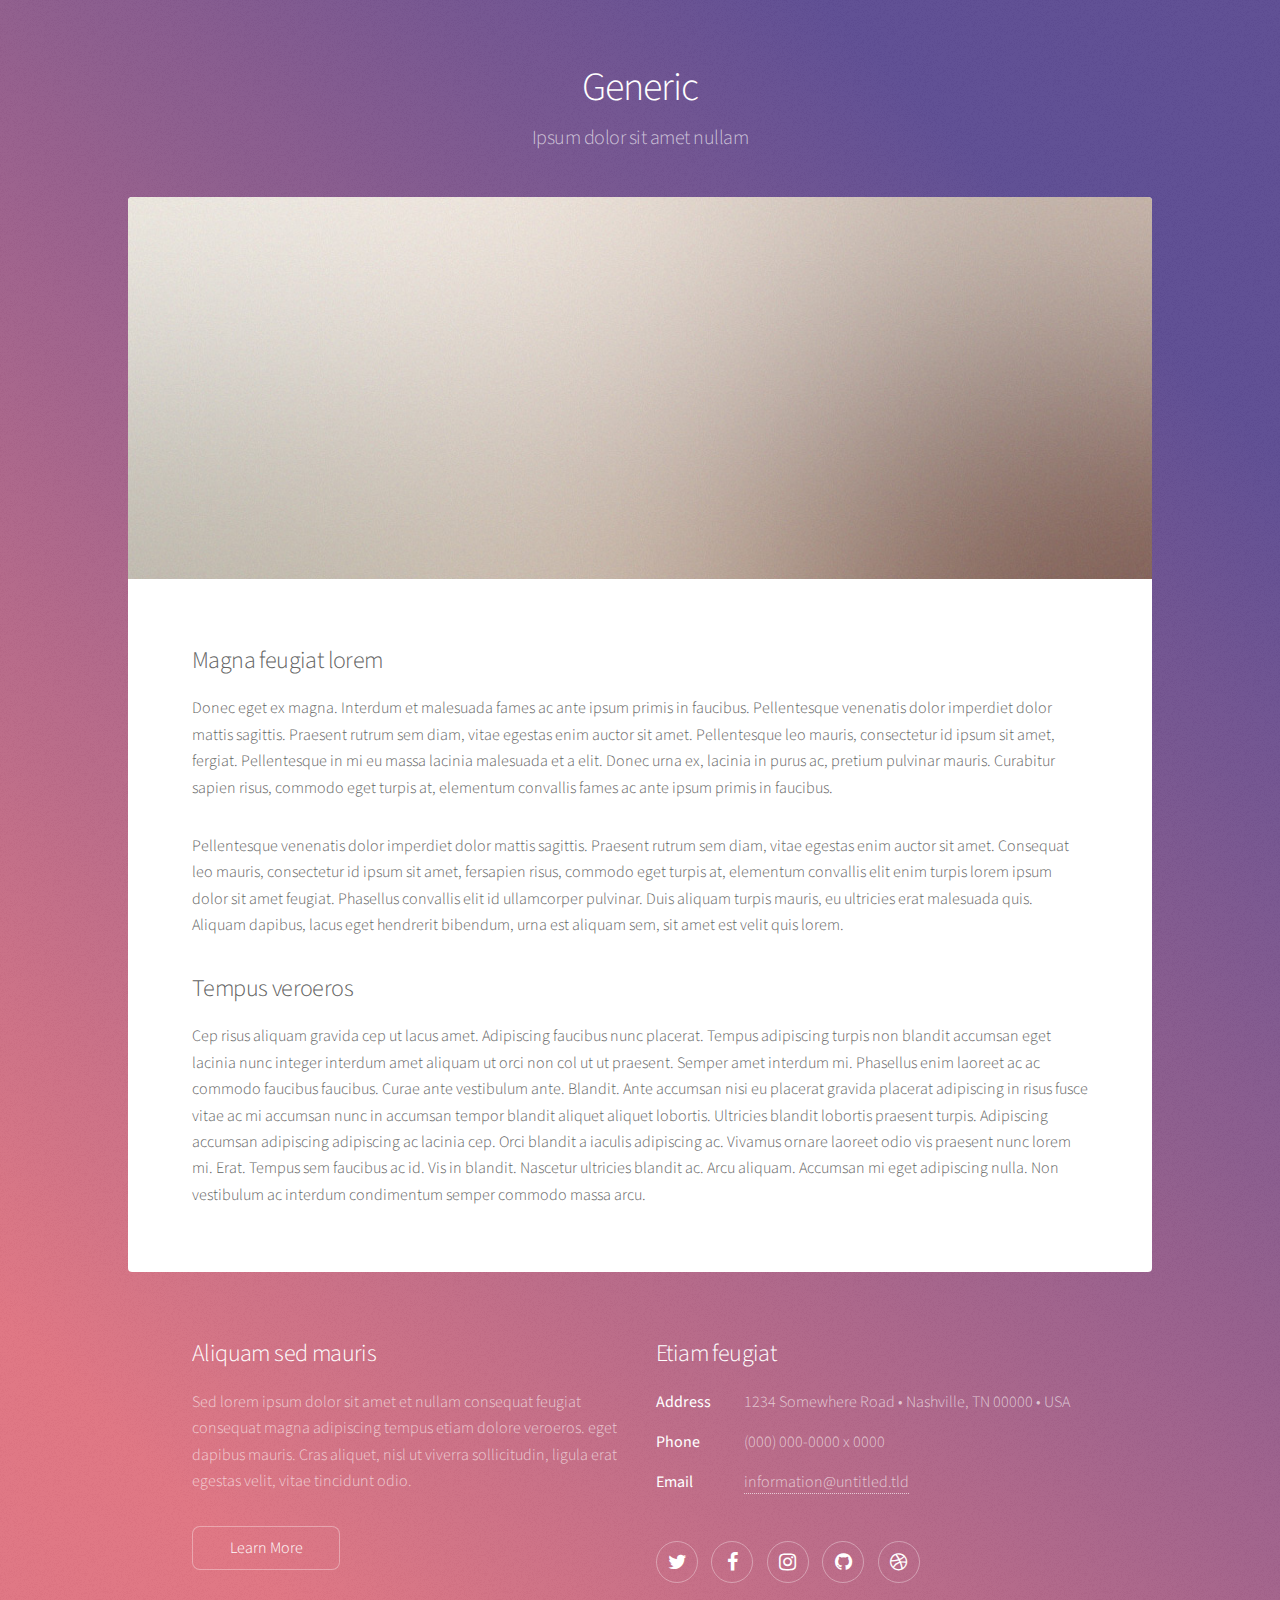
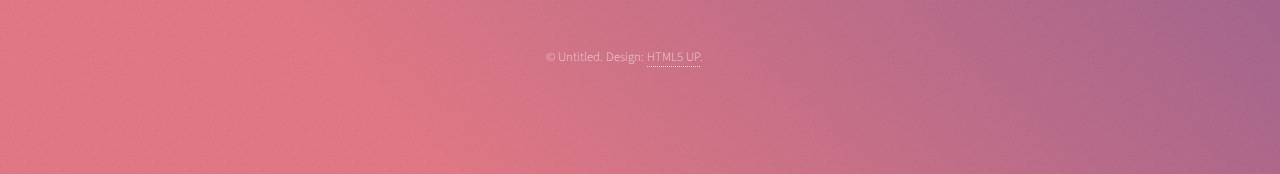
<file: generic.html>
<!DOCTYPE HTML>
<!--
	Stellar by HTML5 UP
	html5up.net | @ajlkn
	Free for personal and commercial use under the CCA 3.0 license (html5up.net/license)
-->
<html>
	<head>
		<title>Generic - Stellar by HTML5 UP</title>
		<meta charset="utf-8" />
		<meta name="viewport" content="width=device-width, initial-scale=1" />
		<!--[if lte IE 8]><script src="assets/js/ie/html5shiv.js"></script><![endif]-->
		<link rel="stylesheet" href="assets/css/main.css" />
		<!--[if lte IE 9]><link rel="stylesheet" href="assets/css/ie9.css" /><![endif]-->
		<!--[if lte IE 8]><link rel="stylesheet" href="assets/css/ie8.css" /><![endif]-->
	</head>
	<body>

		<!-- Wrapper -->
			<div id="wrapper">

				<!-- Header -->
					<header id="header">
						<h1>Generic</h1>
						<p>Ipsum dolor sit amet nullam</p>
					</header>

				<!-- Main -->
					<div id="main">

						<!-- Content -->
							<section id="content" class="main">
								<span class="image main"><img src="images/pic04.jpg" alt="" /></span>
								<h2>Magna feugiat lorem</h2>
								<p>Donec eget ex magna. Interdum et malesuada fames ac ante ipsum primis in faucibus. Pellentesque venenatis dolor imperdiet dolor mattis sagittis. Praesent rutrum sem diam, vitae egestas enim auctor sit amet. Pellentesque leo mauris, consectetur id ipsum sit amet, fergiat. Pellentesque in mi eu massa lacinia malesuada et a elit. Donec urna ex, lacinia in purus ac, pretium pulvinar mauris. Curabitur sapien risus, commodo eget turpis at, elementum convallis fames ac ante ipsum primis in faucibus.</p>
								<p>Pellentesque venenatis dolor imperdiet dolor mattis sagittis. Praesent rutrum sem diam, vitae egestas enim auctor sit amet. Consequat leo mauris, consectetur id ipsum sit amet, fersapien risus, commodo eget turpis at, elementum convallis elit enim turpis lorem ipsum dolor sit amet feugiat. Phasellus convallis elit id ullamcorper pulvinar. Duis aliquam turpis mauris, eu ultricies erat malesuada quis. Aliquam dapibus, lacus eget hendrerit bibendum, urna est aliquam sem, sit amet est velit quis lorem.</p>
								<h2>Tempus veroeros</h2>
								<p>Cep risus aliquam gravida cep ut lacus amet. Adipiscing faucibus nunc placerat. Tempus adipiscing turpis non blandit accumsan eget lacinia nunc integer interdum amet aliquam ut orci non col ut ut praesent. Semper amet interdum mi. Phasellus enim laoreet ac ac commodo faucibus faucibus. Curae ante vestibulum ante. Blandit. Ante accumsan nisi eu placerat gravida placerat adipiscing in risus fusce vitae ac mi accumsan nunc in accumsan tempor blandit aliquet aliquet lobortis. Ultricies blandit lobortis praesent turpis. Adipiscing accumsan adipiscing adipiscing ac lacinia cep. Orci blandit a iaculis adipiscing ac. Vivamus ornare laoreet odio vis praesent nunc lorem mi. Erat. Tempus sem faucibus ac id. Vis in blandit. Nascetur ultricies blandit ac. Arcu aliquam. Accumsan mi eget adipiscing nulla. Non vestibulum ac interdum condimentum semper commodo massa arcu.</p>
							</section>

					</div>

				<!-- Footer -->
					<footer id="footer">
						<section>
							<h2>Aliquam sed mauris</h2>
							<p>Sed lorem ipsum dolor sit amet et nullam consequat feugiat consequat magna adipiscing tempus etiam dolore veroeros. eget dapibus mauris. Cras aliquet, nisl ut viverra sollicitudin, ligula erat egestas velit, vitae tincidunt odio.</p>
							<ul class="actions">
								<li><a href="#" class="button">Learn More</a></li>
							</ul>
						</section>
						<section>
							<h2>Etiam feugiat</h2>
							<dl class="alt">
								<dt>Address</dt>
								<dd>1234 Somewhere Road &bull; Nashville, TN 00000 &bull; USA</dd>
								<dt>Phone</dt>
								<dd>(000) 000-0000 x 0000</dd>
								<dt>Email</dt>
								<dd><a href="#">information@untitled.tld</a></dd>
							</dl>
							<ul class="icons">
								<li><a href="#" class="icon fa-twitter alt"><span class="label">Twitter</span></a></li>
								<li><a href="#" class="icon fa-facebook alt"><span class="label">Facebook</span></a></li>
								<li><a href="#" class="icon fa-instagram alt"><span class="label">Instagram</span></a></li>
								<li><a href="#" class="icon fa-github alt"><span class="label">GitHub</span></a></li>
								<li><a href="#" class="icon fa-dribbble alt"><span class="label">Dribbble</span></a></li>
							</ul>
						</section>
						<p class="copyright">&copy; Untitled. Design: <a href="https://html5up.net">HTML5 UP</a>.</p>
					</footer>

			</div>

		<!-- Scripts -->
			<script src="assets/js/jquery.min.js"></script>
			<script src="assets/js/jquery.scrollex.min.js"></script>
			<script src="assets/js/jquery.scrolly.min.js"></script>
			<script src="assets/js/skel.min.js"></script>
			<script src="assets/js/util.js"></script>
			<!--[if lte IE 8]><script src="assets/js/ie/respond.min.js"></script><![endif]-->
			<script src="assets/js/main.js"></script>

	</body>
</html>
</file>
<file: assets/css/ie9.css>
/*
	Stellar by HTML5 UP
	html5up.net | @ajlkn
	Free for personal and commercial use under the CCA 3.0 license (html5up.net/license)
*/

/* Spotlight */

	.spotlight:after {
		content: '';
		display: block;
		clear: both;
	}

	.spotlight .content {
		float: left;
		width: 60%;
	}

	.spotlight .image {
		float: left;
	}

/* Features */

	.features:after {
		content: '';
		display: block;
		clear: both;
	}

	.features li {
		float: left;
	}

/* Statistics */

	.statistics {
		display: inline-block;
		width: auto;
	}

		.statistics:after {
			content: '';
			display: block;
			clear: both;
		}

		.statistics li {
			float: left;
			padding: 1.5em 2.5em;
		}

/* Footer */

	#footer > * {
		float: left;
	}

	#footer .copyright {
		clear: both;
	}
</file>
<file: assets/css/ie8.css>
/*
	Stellar by HTML5 UP
	html5up.net | @ajlkn
	Free for personal and commercial use under the CCA 3.0 license (html5up.net/license)
*/

/* Type */

	body {
		color: #ffffff;
	}

/* Button */

	.button {
		position: relative;
		border: solid 1px !important;
	}

		.button.special {
			border: none !important;
		}

/* Icon */

	.icon.major {
		-ms-behavior: url("assets/js/ie/PIE.htc");
	}

		.icon.major:before {
			font-size: 4em;
			border: 0;
		}

/* Spotlight */

	.spotlight .image {
		position: relative;
		-ms-behavior: url("assets/js/ie/PIE.htc");
	}

		.spotlight .image img {
			position: relative;
			-ms-behavior: url("assets/js/ie/PIE.htc");
		}

/* Features */

	.features li {
		width: 29%;
	}

/* Footer */

	#footer > * {
		width: 50%;
		margin-left: 0;
	}

/* Main */

	#main > .main > .image.main:first-child {
		margin-top: 0;
		margin-left: 0;
		width: 100%;
	}
</file>
<file: assets/css/main.css>
@import url(font-awesome.min.css);

@import "https://fonts.googleapis.com/css?family=Source+Sans+Pro:300,400";

/*
	Stellar by HTML5 UP
	html5up.net | @ajlkn
	Free for personal and commercial use under the CCA 3.0 license (html5up.net/license)
*/

/* Reset */

html, body, div, span, applet, object, iframe, h1, h2, h3, h4, h5, h6, p, blockquote, pre, a, abbr, acronym, address, big, cite, code, del, dfn, em, img, ins, kbd, q, s, samp, small, strike, strong, sub, sup, tt, var, b, u, i, center, dl, dt, dd, ol, ul, li, fieldset, form, label, legend, table, caption, tbody, tfoot, thead, tr, th, td, article, aside, canvas, details, embed, figure, figcaption, footer, header, hgroup, menu, nav, output, ruby, section, summary, time, mark, audio, video {
	margin: 0;
	padding: 0;
	border: 0;
	font-size: 100%;
	font: inherit;
	vertical-align: baseline;
}

article, aside, details, figcaption, figure, footer, header, hgroup, menu, nav, section {
	display: block;
}

body {
	line-height: 1;
}

ol, ul {
	list-style: none;
}

blockquote, q {
	quotes: none;
}

blockquote:before, blockquote:after, q:before, q:after {
	content: '';
	content: none;
}

table {
	border-collapse: collapse;
	border-spacing: 0;
}

body {
	-webkit-text-size-adjust: none;
}

/* Box Model */

*, *:before, *:after {
	-moz-box-sizing: border-box;
	-webkit-box-sizing: border-box;
	box-sizing: border-box;
}

/* Grid */

.row {
	border-bottom: solid 1px transparent;
	-moz-box-sizing: border-box;
	-webkit-box-sizing: border-box;
	box-sizing: border-box;
}

.row > * {
	float: left;
	-moz-box-sizing: border-box;
	-webkit-box-sizing: border-box;
	box-sizing: border-box;
}

.row:after, .row:before {
	content: '';
	display: block;
	clear: both;
	height: 0;
}

.row.uniform > * > :first-child {
	margin-top: 0;
}

.row.uniform > * > :last-child {
	margin-bottom: 0;
}

.row.\30 \25  > * {
	padding: 0 0 0 0em;
}

.row.\30 \25 {
	margin: 0 0 -1px 0em;
}

.row.uniform.\30 \25  > * {
	padding: 0em 0 0 0em;
}

.row.uniform.\30 \25 {
	margin: 0em 0 -1px 0em;
}

.row > * {
	padding: 0 0 0 1.5em;
}

.row {
	margin: 0 0 -1px -1.5em;
}

.row.uniform > * {
	padding: 1.5em 0 0 1.5em;
}

.row.uniform {
	margin: -1.5em 0 -1px -1.5em;
}

.row.\32 00\25  > * {
	padding: 0 0 0 3em;
}

.row.\32 00\25 {
	margin: 0 0 -1px -3em;
}

.row.uniform.\32 00\25  > * {
	padding: 3em 0 0 3em;
}

.row.uniform.\32 00\25 {
	margin: -3em 0 -1px -3em;
}

.row.\31 50\25  > * {
	padding: 0 0 0 2.25em;
}

.row.\31 50\25 {
	margin: 0 0 -1px -2.25em;
}

.row.uniform.\31 50\25  > * {
	padding: 2.25em 0 0 2.25em;
}

.row.uniform.\31 50\25 {
	margin: -2.25em 0 -1px -2.25em;
}

.row.\35 0\25  > * {
	padding: 0 0 0 0.75em;
}

.row.\35 0\25 {
	margin: 0 0 -1px -0.75em;
}

.row.uniform.\35 0\25  > * {
	padding: 0.75em 0 0 0.75em;
}

.row.uniform.\35 0\25 {
	margin: -0.75em 0 -1px -0.75em;
}

.row.\32 5\25  > * {
	padding: 0 0 0 0.375em;
}

.row.\32 5\25 {
	margin: 0 0 -1px -0.375em;
}

.row.uniform.\32 5\25  > * {
	padding: 0.375em 0 0 0.375em;
}

.row.uniform.\32 5\25 {
	margin: -0.375em 0 -1px -0.375em;
}

.\31 2u, .\31 2u\24 {
	width: 100%;
	clear: none;
	margin-left: 0;
}

.\31 1u, .\31 1u\24 {
	width: 91.6666666667%;
	clear: none;
	margin-left: 0;
}

.\31 0u, .\31 0u\24 {
	width: 83.3333333333%;
	clear: none;
	margin-left: 0;
}

.\39 u, .\39 u\24 {
	width: 75%;
	clear: none;
	margin-left: 0;
}

.\38 u, .\38 u\24 {
	width: 66.6666666667%;
	clear: none;
	margin-left: 0;
}

.\37 u, .\37 u\24 {
	width: 58.3333333333%;
	clear: none;
	margin-left: 0;
}

.\36 u, .\36 u\24 {
	width: 50%;
	clear: none;
	margin-left: 0;
}

.\35 u, .\35 u\24 {
	width: 41.6666666667%;
	clear: none;
	margin-left: 0;
}

.\34 u, .\34 u\24 {
	width: 33.3333333333%;
	clear: none;
	margin-left: 0;
}

.\33 u, .\33 u\24 {
	width: 25%;
	clear: none;
	margin-left: 0;
}

.\32 u, .\32 u\24 {
	width: 16.6666666667%;
	clear: none;
	margin-left: 0;
}

.\31 u, .\31 u\24 {
	width: 8.3333333333%;
	clear: none;
	margin-left: 0;
}

.\31 2u\24  + *,
.\31 1u\24  + *,
.\31 0u\24  + *,
.\39 u\24  + *,
.\38 u\24  + *,
.\37 u\24  + *,
.\36 u\24  + *,
.\35 u\24  + *,
.\34 u\24  + *,
.\33 u\24  + *,
.\32 u\24  + *,
.\31 u\24  + * {
	clear: left;
}

.\-11u {
	margin-left: 91.66667%;
}

.\-10u {
	margin-left: 83.33333%;
}

.\-9u {
	margin-left: 75%;
}

.\-8u {
	margin-left: 66.66667%;
}

.\-7u {
	margin-left: 58.33333%;
}

.\-6u {
	margin-left: 50%;
}

.\-5u {
	margin-left: 41.66667%;
}

.\-4u {
	margin-left: 33.33333%;
}

.\-3u {
	margin-left: 25%;
}

.\-2u {
	margin-left: 16.66667%;
}

.\-1u {
	margin-left: 8.33333%;
}

@media screen and (max-width: 1680px) {
	.row > * {
		padding: 0 0 0 1.5em;
	}

	.row {
		margin: 0 0 -1px -1.5em;
	}

	.row.uniform > * {
		padding: 1.5em 0 0 1.5em;
	}

	.row.uniform {
		margin: -1.5em 0 -1px -1.5em;
	}

	.row.\32 00\25  > * {
		padding: 0 0 0 3em;
	}

	.row.\32 00\25 {
		margin: 0 0 -1px -3em;
	}

	.row.uniform.\32 00\25  > * {
		padding: 3em 0 0 3em;
	}

	.row.uniform.\32 00\25 {
		margin: -3em 0 -1px -3em;
	}

	.row.\31 50\25  > * {
		padding: 0 0 0 2.25em;
	}

	.row.\31 50\25 {
		margin: 0 0 -1px -2.25em;
	}

	.row.uniform.\31 50\25  > * {
		padding: 2.25em 0 0 2.25em;
	}

	.row.uniform.\31 50\25 {
		margin: -2.25em 0 -1px -2.25em;
	}

	.row.\35 0\25  > * {
		padding: 0 0 0 0.75em;
	}

	.row.\35 0\25 {
		margin: 0 0 -1px -0.75em;
	}

	.row.uniform.\35 0\25  > * {
		padding: 0.75em 0 0 0.75em;
	}

	.row.uniform.\35 0\25 {
		margin: -0.75em 0 -1px -0.75em;
	}

	.row.\32 5\25  > * {
		padding: 0 0 0 0.375em;
	}

	.row.\32 5\25 {
		margin: 0 0 -1px -0.375em;
	}

	.row.uniform.\32 5\25  > * {
		padding: 0.375em 0 0 0.375em;
	}

	.row.uniform.\32 5\25 {
		margin: -0.375em 0 -1px -0.375em;
	}

	.\31 2u\28xlarge\29, .\31 2u\24\28xlarge\29 {
		width: 100%;
		clear: none;
		margin-left: 0;
	}

	.\31 1u\28xlarge\29, .\31 1u\24\28xlarge\29 {
		width: 91.6666666667%;
		clear: none;
		margin-left: 0;
	}

	.\31 0u\28xlarge\29, .\31 0u\24\28xlarge\29 {
		width: 83.3333333333%;
		clear: none;
		margin-left: 0;
	}

	.\39 u\28xlarge\29, .\39 u\24\28xlarge\29 {
		width: 75%;
		clear: none;
		margin-left: 0;
	}

	.\38 u\28xlarge\29, .\38 u\24\28xlarge\29 {
		width: 66.6666666667%;
		clear: none;
		margin-left: 0;
	}

	.\37 u\28xlarge\29, .\37 u\24\28xlarge\29 {
		width: 58.3333333333%;
		clear: none;
		margin-left: 0;
	}

	.\36 u\28xlarge\29, .\36 u\24\28xlarge\29 {
		width: 50%;
		clear: none;
		margin-left: 0;
	}

	.\35 u\28xlarge\29, .\35 u\24\28xlarge\29 {
		width: 41.6666666667%;
		clear: none;
		margin-left: 0;
	}

	.\34 u\28xlarge\29, .\34 u\24\28xlarge\29 {
		width: 33.3333333333%;
		clear: none;
		margin-left: 0;
	}

	.\33 u\28xlarge\29, .\33 u\24\28xlarge\29 {
		width: 25%;
		clear: none;
		margin-left: 0;
	}

	.\32 u\28xlarge\29, .\32 u\24\28xlarge\29 {
		width: 16.6666666667%;
		clear: none;
		margin-left: 0;
	}

	.\31 u\28xlarge\29, .\31 u\24\28xlarge\29 {
		width: 8.3333333333%;
		clear: none;
		margin-left: 0;
	}

	.\31 2u\24\28xlarge\29  + *,
	.\31 1u\24\28xlarge\29  + *,
	.\31 0u\24\28xlarge\29  + *,
	.\39 u\24\28xlarge\29  + *,
	.\38 u\24\28xlarge\29  + *,
	.\37 u\24\28xlarge\29  + *,
	.\36 u\24\28xlarge\29  + *,
	.\35 u\24\28xlarge\29  + *,
	.\34 u\24\28xlarge\29  + *,
	.\33 u\24\28xlarge\29  + *,
	.\32 u\24\28xlarge\29  + *,
	.\31 u\24\28xlarge\29  + * {
		clear: left;
	}

	.\-11u\28xlarge\29 {
		margin-left: 91.66667%;
	}

	.\-10u\28xlarge\29 {
		margin-left: 83.33333%;
	}

	.\-9u\28xlarge\29 {
		margin-left: 75%;
	}

	.\-8u\28xlarge\29 {
		margin-left: 66.66667%;
	}

	.\-7u\28xlarge\29 {
		margin-left: 58.33333%;
	}

	.\-6u\28xlarge\29 {
		margin-left: 50%;
	}

	.\-5u\28xlarge\29 {
		margin-left: 41.66667%;
	}

	.\-4u\28xlarge\29 {
		margin-left: 33.33333%;
	}

	.\-3u\28xlarge\29 {
		margin-left: 25%;
	}

	.\-2u\28xlarge\29 {
		margin-left: 16.66667%;
	}

	.\-1u\28xlarge\29 {
		margin-left: 8.33333%;
	}
}

@media screen and (max-width: 1280px) {
	.row > * {
		padding: 0 0 0 1.5em;
	}

	.row {
		margin: 0 0 -1px -1.5em;
	}

	.row.uniform > * {
		padding: 1.5em 0 0 1.5em;
	}

	.row.uniform {
		margin: -1.5em 0 -1px -1.5em;
	}

	.row.\32 00\25  > * {
		padding: 0 0 0 3em;
	}

	.row.\32 00\25 {
		margin: 0 0 -1px -3em;
	}

	.row.uniform.\32 00\25  > * {
		padding: 3em 0 0 3em;
	}

	.row.uniform.\32 00\25 {
		margin: -3em 0 -1px -3em;
	}

	.row.\31 50\25  > * {
		padding: 0 0 0 2.25em;
	}

	.row.\31 50\25 {
		margin: 0 0 -1px -2.25em;
	}

	.row.uniform.\31 50\25  > * {
		padding: 2.25em 0 0 2.25em;
	}

	.row.uniform.\31 50\25 {
		margin: -2.25em 0 -1px -2.25em;
	}

	.row.\35 0\25  > * {
		padding: 0 0 0 0.75em;
	}

	.row.\35 0\25 {
		margin: 0 0 -1px -0.75em;
	}

	.row.uniform.\35 0\25  > * {
		padding: 0.75em 0 0 0.75em;
	}

	.row.uniform.\35 0\25 {
		margin: -0.75em 0 -1px -0.75em;
	}

	.row.\32 5\25  > * {
		padding: 0 0 0 0.375em;
	}

	.row.\32 5\25 {
		margin: 0 0 -1px -0.375em;
	}

	.row.uniform.\32 5\25  > * {
		padding: 0.375em 0 0 0.375em;
	}

	.row.uniform.\32 5\25 {
		margin: -0.375em 0 -1px -0.375em;
	}

	.\31 2u\28large\29, .\31 2u\24\28large\29 {
		width: 100%;
		clear: none;
		margin-left: 0;
	}

	.\31 1u\28large\29, .\31 1u\24\28large\29 {
		width: 91.6666666667%;
		clear: none;
		margin-left: 0;
	}

	.\31 0u\28large\29, .\31 0u\24\28large\29 {
		width: 83.3333333333%;
		clear: none;
		margin-left: 0;
	}

	.\39 u\28large\29, .\39 u\24\28large\29 {
		width: 75%;
		clear: none;
		margin-left: 0;
	}

	.\38 u\28large\29, .\38 u\24\28large\29 {
		width: 66.6666666667%;
		clear: none;
		margin-left: 0;
	}

	.\37 u\28large\29, .\37 u\24\28large\29 {
		width: 58.3333333333%;
		clear: none;
		margin-left: 0;
	}

	.\36 u\28large\29, .\36 u\24\28large\29 {
		width: 50%;
		clear: none;
		margin-left: 0;
	}

	.\35 u\28large\29, .\35 u\24\28large\29 {
		width: 41.6666666667%;
		clear: none;
		margin-left: 0;
	}

	.\34 u\28large\29, .\34 u\24\28large\29 {
		width: 33.3333333333%;
		clear: none;
		margin-left: 0;
	}

	.\33 u\28large\29, .\33 u\24\28large\29 {
		width: 25%;
		clear: none;
		margin-left: 0;
	}

	.\32 u\28large\29, .\32 u\24\28large\29 {
		width: 16.6666666667%;
		clear: none;
		margin-left: 0;
	}

	.\31 u\28large\29, .\31 u\24\28large\29 {
		width: 8.3333333333%;
		clear: none;
		margin-left: 0;
	}

	.\31 2u\24\28large\29  + *,
	.\31 1u\24\28large\29  + *,
	.\31 0u\24\28large\29  + *,
	.\39 u\24\28large\29  + *,
	.\38 u\24\28large\29  + *,
	.\37 u\24\28large\29  + *,
	.\36 u\24\28large\29  + *,
	.\35 u\24\28large\29  + *,
	.\34 u\24\28large\29  + *,
	.\33 u\24\28large\29  + *,
	.\32 u\24\28large\29  + *,
	.\31 u\24\28large\29  + * {
		clear: left;
	}

	.\-11u\28large\29 {
		margin-left: 91.66667%;
	}

	.\-10u\28large\29 {
		margin-left: 83.33333%;
	}

	.\-9u\28large\29 {
		margin-left: 75%;
	}

	.\-8u\28large\29 {
		margin-left: 66.66667%;
	}

	.\-7u\28large\29 {
		margin-left: 58.33333%;
	}

	.\-6u\28large\29 {
		margin-left: 50%;
	}

	.\-5u\28large\29 {
		margin-left: 41.66667%;
	}

	.\-4u\28large\29 {
		margin-left: 33.33333%;
	}

	.\-3u\28large\29 {
		margin-left: 25%;
	}

	.\-2u\28large\29 {
		margin-left: 16.66667%;
	}

	.\-1u\28large\29 {
		margin-left: 8.33333%;
	}
}

@media screen and (max-width: 980px) {
	.row > * {
		padding: 0 0 0 1.5em;
	}

	.row {
		margin: 0 0 -1px -1.5em;
	}

	.row.uniform > * {
		padding: 1.5em 0 0 1.5em;
	}

	.row.uniform {
		margin: -1.5em 0 -1px -1.5em;
	}

	.row.\32 00\25  > * {
		padding: 0 0 0 3em;
	}

	.row.\32 00\25 {
		margin: 0 0 -1px -3em;
	}

	.row.uniform.\32 00\25  > * {
		padding: 3em 0 0 3em;
	}

	.row.uniform.\32 00\25 {
		margin: -3em 0 -1px -3em;
	}

	.row.\31 50\25  > * {
		padding: 0 0 0 2.25em;
	}

	.row.\31 50\25 {
		margin: 0 0 -1px -2.25em;
	}

	.row.uniform.\31 50\25  > * {
		padding: 2.25em 0 0 2.25em;
	}

	.row.uniform.\31 50\25 {
		margin: -2.25em 0 -1px -2.25em;
	}

	.row.\35 0\25  > * {
		padding: 0 0 0 0.75em;
	}

	.row.\35 0\25 {
		margin: 0 0 -1px -0.75em;
	}

	.row.uniform.\35 0\25  > * {
		padding: 0.75em 0 0 0.75em;
	}

	.row.uniform.\35 0\25 {
		margin: -0.75em 0 -1px -0.75em;
	}

	.row.\32 5\25  > * {
		padding: 0 0 0 0.375em;
	}

	.row.\32 5\25 {
		margin: 0 0 -1px -0.375em;
	}

	.row.uniform.\32 5\25  > * {
		padding: 0.375em 0 0 0.375em;
	}

	.row.uniform.\32 5\25 {
		margin: -0.375em 0 -1px -0.375em;
	}

	.\31 2u\28medium\29, .\31 2u\24\28medium\29 {
		width: 100%;
		clear: none;
		margin-left: 0;
	}

	.\31 1u\28medium\29, .\31 1u\24\28medium\29 {
		width: 91.6666666667%;
		clear: none;
		margin-left: 0;
	}

	.\31 0u\28medium\29, .\31 0u\24\28medium\29 {
		width: 83.3333333333%;
		clear: none;
		margin-left: 0;
	}

	.\39 u\28medium\29, .\39 u\24\28medium\29 {
		width: 75%;
		clear: none;
		margin-left: 0;
	}

	.\38 u\28medium\29, .\38 u\24\28medium\29 {
		width: 66.6666666667%;
		clear: none;
		margin-left: 0;
	}

	.\37 u\28medium\29, .\37 u\24\28medium\29 {
		width: 58.3333333333%;
		clear: none;
		margin-left: 0;
	}

	.\36 u\28medium\29, .\36 u\24\28medium\29 {
		width: 50%;
		clear: none;
		margin-left: 0;
	}

	.\35 u\28medium\29, .\35 u\24\28medium\29 {
		width: 41.6666666667%;
		clear: none;
		margin-left: 0;
	}

	.\34 u\28medium\29, .\34 u\24\28medium\29 {
		width: 33.3333333333%;
		clear: none;
		margin-left: 0;
	}

	.\33 u\28medium\29, .\33 u\24\28medium\29 {
		width: 25%;
		clear: none;
		margin-left: 0;
	}

	.\32 u\28medium\29, .\32 u\24\28medium\29 {
		width: 16.6666666667%;
		clear: none;
		margin-left: 0;
	}

	.\31 u\28medium\29, .\31 u\24\28medium\29 {
		width: 8.3333333333%;
		clear: none;
		margin-left: 0;
	}

	.\31 2u\24\28medium\29  + *,
	.\31 1u\24\28medium\29  + *,
	.\31 0u\24\28medium\29  + *,
	.\39 u\24\28medium\29  + *,
	.\38 u\24\28medium\29  + *,
	.\37 u\24\28medium\29  + *,
	.\36 u\24\28medium\29  + *,
	.\35 u\24\28medium\29  + *,
	.\34 u\24\28medium\29  + *,
	.\33 u\24\28medium\29  + *,
	.\32 u\24\28medium\29  + *,
	.\31 u\24\28medium\29  + * {
		clear: left;
	}

	.\-11u\28medium\29 {
		margin-left: 91.66667%;
	}

	.\-10u\28medium\29 {
		margin-left: 83.33333%;
	}

	.\-9u\28medium\29 {
		margin-left: 75%;
	}

	.\-8u\28medium\29 {
		margin-left: 66.66667%;
	}

	.\-7u\28medium\29 {
		margin-left: 58.33333%;
	}

	.\-6u\28medium\29 {
		margin-left: 50%;
	}

	.\-5u\28medium\29 {
		margin-left: 41.66667%;
	}

	.\-4u\28medium\29 {
		margin-left: 33.33333%;
	}

	.\-3u\28medium\29 {
		margin-left: 25%;
	}

	.\-2u\28medium\29 {
		margin-left: 16.66667%;
	}

	.\-1u\28medium\29 {
		margin-left: 8.33333%;
	}
}

@media screen and (max-width: 736px) {
	.row > * {
		padding: 0 0 0 1em;
	}

	.row {
		margin: 0 0 -1px -1em;
	}

	.row.uniform > * {
		padding: 1em 0 0 1em;
	}

	.row.uniform {
		margin: -1em 0 -1px -1em;
	}

	.row.\32 00\25  > * {
		padding: 0 0 0 2em;
	}

	.row.\32 00\25 {
		margin: 0 0 -1px -2em;
	}

	.row.uniform.\32 00\25  > * {
		padding: 2em 0 0 2em;
	}

	.row.uniform.\32 00\25 {
		margin: -2em 0 -1px -2em;
	}

	.row.\31 50\25  > * {
		padding: 0 0 0 1.5em;
	}

	.row.\31 50\25 {
		margin: 0 0 -1px -1.5em;
	}

	.row.uniform.\31 50\25  > * {
		padding: 1.5em 0 0 1.5em;
	}

	.row.uniform.\31 50\25 {
		margin: -1.5em 0 -1px -1.5em;
	}

	.row.\35 0\25  > * {
		padding: 0 0 0 0.5em;
	}

	.row.\35 0\25 {
		margin: 0 0 -1px -0.5em;
	}

	.row.uniform.\35 0\25  > * {
		padding: 0.5em 0 0 0.5em;
	}

	.row.uniform.\35 0\25 {
		margin: -0.5em 0 -1px -0.5em;
	}

	.row.\32 5\25  > * {
		padding: 0 0 0 0.25em;
	}

	.row.\32 5\25 {
		margin: 0 0 -1px -0.25em;
	}

	.row.uniform.\32 5\25  > * {
		padding: 0.25em 0 0 0.25em;
	}

	.row.uniform.\32 5\25 {
		margin: -0.25em 0 -1px -0.25em;
	}

	.\31 2u\28small\29, .\31 2u\24\28small\29 {
		width: 100%;
		clear: none;
		margin-left: 0;
	}

	.\31 1u\28small\29, .\31 1u\24\28small\29 {
		width: 91.6666666667%;
		clear: none;
		margin-left: 0;
	}

	.\31 0u\28small\29, .\31 0u\24\28small\29 {
		width: 83.3333333333%;
		clear: none;
		margin-left: 0;
	}

	.\39 u\28small\29, .\39 u\24\28small\29 {
		width: 75%;
		clear: none;
		margin-left: 0;
	}

	.\38 u\28small\29, .\38 u\24\28small\29 {
		width: 66.6666666667%;
		clear: none;
		margin-left: 0;
	}

	.\37 u\28small\29, .\37 u\24\28small\29 {
		width: 58.3333333333%;
		clear: none;
		margin-left: 0;
	}

	.\36 u\28small\29, .\36 u\24\28small\29 {
		width: 50%;
		clear: none;
		margin-left: 0;
	}

	.\35 u\28small\29, .\35 u\24\28small\29 {
		width: 41.6666666667%;
		clear: none;
		margin-left: 0;
	}

	.\34 u\28small\29, .\34 u\24\28small\29 {
		width: 33.3333333333%;
		clear: none;
		margin-left: 0;
	}

	.\33 u\28small\29, .\33 u\24\28small\29 {
		width: 25%;
		clear: none;
		margin-left: 0;
	}

	.\32 u\28small\29, .\32 u\24\28small\29 {
		width: 16.6666666667%;
		clear: none;
		margin-left: 0;
	}

	.\31 u\28small\29, .\31 u\24\28small\29 {
		width: 8.3333333333%;
		clear: none;
		margin-left: 0;
	}

	.\31 2u\24\28small\29  + *,
	.\31 1u\24\28small\29  + *,
	.\31 0u\24\28small\29  + *,
	.\39 u\24\28small\29  + *,
	.\38 u\24\28small\29  + *,
	.\37 u\24\28small\29  + *,
	.\36 u\24\28small\29  + *,
	.\35 u\24\28small\29  + *,
	.\34 u\24\28small\29  + *,
	.\33 u\24\28small\29  + *,
	.\32 u\24\28small\29  + *,
	.\31 u\24\28small\29  + * {
		clear: left;
	}

	.\-11u\28small\29 {
		margin-left: 91.66667%;
	}

	.\-10u\28small\29 {
		margin-left: 83.33333%;
	}

	.\-9u\28small\29 {
		margin-left: 75%;
	}

	.\-8u\28small\29 {
		margin-left: 66.66667%;
	}

	.\-7u\28small\29 {
		margin-left: 58.33333%;
	}

	.\-6u\28small\29 {
		margin-left: 50%;
	}

	.\-5u\28small\29 {
		margin-left: 41.66667%;
	}

	.\-4u\28small\29 {
		margin-left: 33.33333%;
	}

	.\-3u\28small\29 {
		margin-left: 25%;
	}

	.\-2u\28small\29 {
		margin-left: 16.66667%;
	}

	.\-1u\28small\29 {
		margin-left: 8.33333%;
	}
}

@media screen and (max-width: 480px) {
	.row > * {
		padding: 0 0 0 1em;
	}

	.row {
		margin: 0 0 -1px -1em;
	}

	.row.uniform > * {
		padding: 1em 0 0 1em;
	}

	.row.uniform {
		margin: -1em 0 -1px -1em;
	}

	.row.\32 00\25  > * {
		padding: 0 0 0 2em;
	}

	.row.\32 00\25 {
		margin: 0 0 -1px -2em;
	}

	.row.uniform.\32 00\25  > * {
		padding: 2em 0 0 2em;
	}

	.row.uniform.\32 00\25 {
		margin: -2em 0 -1px -2em;
	}

	.row.\31 50\25  > * {
		padding: 0 0 0 1.5em;
	}

	.row.\31 50\25 {
		margin: 0 0 -1px -1.5em;
	}

	.row.uniform.\31 50\25  > * {
		padding: 1.5em 0 0 1.5em;
	}

	.row.uniform.\31 50\25 {
		margin: -1.5em 0 -1px -1.5em;
	}

	.row.\35 0\25  > * {
		padding: 0 0 0 0.5em;
	}

	.row.\35 0\25 {
		margin: 0 0 -1px -0.5em;
	}

	.row.uniform.\35 0\25  > * {
		padding: 0.5em 0 0 0.5em;
	}

	.row.uniform.\35 0\25 {
		margin: -0.5em 0 -1px -0.5em;
	}

	.row.\32 5\25  > * {
		padding: 0 0 0 0.25em;
	}

	.row.\32 5\25 {
		margin: 0 0 -1px -0.25em;
	}

	.row.uniform.\32 5\25  > * {
		padding: 0.25em 0 0 0.25em;
	}

	.row.uniform.\32 5\25 {
		margin: -0.25em 0 -1px -0.25em;
	}

	.\31 2u\28xsmall\29, .\31 2u\24\28xsmall\29 {
		width: 100%;
		clear: none;
		margin-left: 0;
	}

	.\31 1u\28xsmall\29, .\31 1u\24\28xsmall\29 {
		width: 91.6666666667%;
		clear: none;
		margin-left: 0;
	}

	.\31 0u\28xsmall\29, .\31 0u\24\28xsmall\29 {
		width: 83.3333333333%;
		clear: none;
		margin-left: 0;
	}

	.\39 u\28xsmall\29, .\39 u\24\28xsmall\29 {
		width: 75%;
		clear: none;
		margin-left: 0;
	}

	.\38 u\28xsmall\29, .\38 u\24\28xsmall\29 {
		width: 66.6666666667%;
		clear: none;
		margin-left: 0;
	}

	.\37 u\28xsmall\29, .\37 u\24\28xsmall\29 {
		width: 58.3333333333%;
		clear: none;
		margin-left: 0;
	}

	.\36 u\28xsmall\29, .\36 u\24\28xsmall\29 {
		width: 50%;
		clear: none;
		margin-left: 0;
	}

	.\35 u\28xsmall\29, .\35 u\24\28xsmall\29 {
		width: 41.6666666667%;
		clear: none;
		margin-left: 0;
	}

	.\34 u\28xsmall\29, .\34 u\24\28xsmall\29 {
		width: 33.3333333333%;
		clear: none;
		margin-left: 0;
	}

	.\33 u\28xsmall\29, .\33 u\24\28xsmall\29 {
		width: 25%;
		clear: none;
		margin-left: 0;
	}

	.\32 u\28xsmall\29, .\32 u\24\28xsmall\29 {
		width: 16.6666666667%;
		clear: none;
		margin-left: 0;
	}

	.\31 u\28xsmall\29, .\31 u\24\28xsmall\29 {
		width: 8.3333333333%;
		clear: none;
		margin-left: 0;
	}

	.\31 2u\24\28xsmall\29  + *,
	.\31 1u\24\28xsmall\29  + *,
	.\31 0u\24\28xsmall\29  + *,
	.\39 u\24\28xsmall\29  + *,
	.\38 u\24\28xsmall\29  + *,
	.\37 u\24\28xsmall\29  + *,
	.\36 u\24\28xsmall\29  + *,
	.\35 u\24\28xsmall\29  + *,
	.\34 u\24\28xsmall\29  + *,
	.\33 u\24\28xsmall\29  + *,
	.\32 u\24\28xsmall\29  + *,
	.\31 u\24\28xsmall\29  + * {
		clear: left;
	}

	.\-11u\28xsmall\29 {
		margin-left: 91.66667%;
	}

	.\-10u\28xsmall\29 {
		margin-left: 83.33333%;
	}

	.\-9u\28xsmall\29 {
		margin-left: 75%;
	}

	.\-8u\28xsmall\29 {
		margin-left: 66.66667%;
	}

	.\-7u\28xsmall\29 {
		margin-left: 58.33333%;
	}

	.\-6u\28xsmall\29 {
		margin-left: 50%;
	}

	.\-5u\28xsmall\29 {
		margin-left: 41.66667%;
	}

	.\-4u\28xsmall\29 {
		margin-left: 33.33333%;
	}

	.\-3u\28xsmall\29 {
		margin-left: 25%;
	}

	.\-2u\28xsmall\29 {
		margin-left: 16.66667%;
	}

	.\-1u\28xsmall\29 {
		margin-left: 8.33333%;
	}
}

@media screen and (max-width: 360px) {
	.row > * {
		padding: 0 0 0 1em;
	}

	.row {
		margin: 0 0 -1px -1em;
	}

	.row.uniform > * {
		padding: 1em 0 0 1em;
	}

	.row.uniform {
		margin: -1em 0 -1px -1em;
	}

	.row.\32 00\25  > * {
		padding: 0 0 0 2em;
	}

	.row.\32 00\25 {
		margin: 0 0 -1px -2em;
	}

	.row.uniform.\32 00\25  > * {
		padding: 2em 0 0 2em;
	}

	.row.uniform.\32 00\25 {
		margin: -2em 0 -1px -2em;
	}

	.row.\31 50\25  > * {
		padding: 0 0 0 1.5em;
	}

	.row.\31 50\25 {
		margin: 0 0 -1px -1.5em;
	}

	.row.uniform.\31 50\25  > * {
		padding: 1.5em 0 0 1.5em;
	}

	.row.uniform.\31 50\25 {
		margin: -1.5em 0 -1px -1.5em;
	}

	.row.\35 0\25  > * {
		padding: 0 0 0 0.5em;
	}

	.row.\35 0\25 {
		margin: 0 0 -1px -0.5em;
	}

	.row.uniform.\35 0\25  > * {
		padding: 0.5em 0 0 0.5em;
	}

	.row.uniform.\35 0\25 {
		margin: -0.5em 0 -1px -0.5em;
	}

	.row.\32 5\25  > * {
		padding: 0 0 0 0.25em;
	}

	.row.\32 5\25 {
		margin: 0 0 -1px -0.25em;
	}

	.row.uniform.\32 5\25  > * {
		padding: 0.25em 0 0 0.25em;
	}

	.row.uniform.\32 5\25 {
		margin: -0.25em 0 -1px -0.25em;
	}

	.\31 2u\28xxsmall\29, .\31 2u\24\28xxsmall\29 {
		width: 100%;
		clear: none;
		margin-left: 0;
	}

	.\31 1u\28xxsmall\29, .\31 1u\24\28xxsmall\29 {
		width: 91.6666666667%;
		clear: none;
		margin-left: 0;
	}

	.\31 0u\28xxsmall\29, .\31 0u\24\28xxsmall\29 {
		width: 83.3333333333%;
		clear: none;
		margin-left: 0;
	}

	.\39 u\28xxsmall\29, .\39 u\24\28xxsmall\29 {
		width: 75%;
		clear: none;
		margin-left: 0;
	}

	.\38 u\28xxsmall\29, .\38 u\24\28xxsmall\29 {
		width: 66.6666666667%;
		clear: none;
		margin-left: 0;
	}

	.\37 u\28xxsmall\29, .\37 u\24\28xxsmall\29 {
		width: 58.3333333333%;
		clear: none;
		margin-left: 0;
	}

	.\36 u\28xxsmall\29, .\36 u\24\28xxsmall\29 {
		width: 50%;
		clear: none;
		margin-left: 0;
	}

	.\35 u\28xxsmall\29, .\35 u\24\28xxsmall\29 {
		width: 41.6666666667%;
		clear: none;
		margin-left: 0;
	}

	.\34 u\28xxsmall\29, .\34 u\24\28xxsmall\29 {
		width: 33.3333333333%;
		clear: none;
		margin-left: 0;
	}

	.\33 u\28xxsmall\29, .\33 u\24\28xxsmall\29 {
		width: 25%;
		clear: none;
		margin-left: 0;
	}

	.\32 u\28xxsmall\29, .\32 u\24\28xxsmall\29 {
		width: 16.6666666667%;
		clear: none;
		margin-left: 0;
	}

	.\31 u\28xxsmall\29, .\31 u\24\28xxsmall\29 {
		width: 8.3333333333%;
		clear: none;
		margin-left: 0;
	}

	.\31 2u\24\28xxsmall\29  + *,
	.\31 1u\24\28xxsmall\29  + *,
	.\31 0u\24\28xxsmall\29  + *,
	.\39 u\24\28xxsmall\29  + *,
	.\38 u\24\28xxsmall\29  + *,
	.\37 u\24\28xxsmall\29  + *,
	.\36 u\24\28xxsmall\29  + *,
	.\35 u\24\28xxsmall\29  + *,
	.\34 u\24\28xxsmall\29  + *,
	.\33 u\24\28xxsmall\29  + *,
	.\32 u\24\28xxsmall\29  + *,
	.\31 u\24\28xxsmall\29  + * {
		clear: left;
	}

	.\-11u\28xxsmall\29 {
		margin-left: 91.66667%;
	}

	.\-10u\28xxsmall\29 {
		margin-left: 83.33333%;
	}

	.\-9u\28xxsmall\29 {
		margin-left: 75%;
	}

	.\-8u\28xxsmall\29 {
		margin-left: 66.66667%;
	}

	.\-7u\28xxsmall\29 {
		margin-left: 58.33333%;
	}

	.\-6u\28xxsmall\29 {
		margin-left: 50%;
	}

	.\-5u\28xxsmall\29 {
		margin-left: 41.66667%;
	}

	.\-4u\28xxsmall\29 {
		margin-left: 33.33333%;
	}

	.\-3u\28xxsmall\29 {
		margin-left: 25%;
	}

	.\-2u\28xxsmall\29 {
		margin-left: 16.66667%;
	}

	.\-1u\28xxsmall\29 {
		margin-left: 8.33333%;
	}
}

/* Basic */

@-ms-viewport {
	width: device-width;
}

body {
	-ms-overflow-style: scrollbar;
}

@media screen and (max-width: 480px) {
	html, body {
		min-width: 320px;
	}
}

body {
	background-color: #935d8c;
	background-image: url("images/overlay.png"), -moz-linear-gradient(45deg, #e37682 15%, #5f4d93 85%);
	background-image: url("images/overlay.png"), -webkit-linear-gradient(45deg, #e37682 15%, #5f4d93 85%);
	background-image: url("images/overlay.png"), -ms-linear-gradient(45deg, #e37682 15%, #5f4d93 85%);
	background-image: url("images/overlay.png"), linear-gradient(45deg, #e37682 15%, #5f4d93 85%);
}

body.is-loading *, body.is-loading *:before, body.is-loading *:after {
	-moz-animation: none !important;
	-webkit-animation: none !important;
	-ms-animation: none !important;
	animation: none !important;
	-moz-transition: none !important;
	-webkit-transition: none !important;
	-ms-transition: none !important;
	transition: none !important;
}

/* Type */

body {
	background-color: #935d8c;
	color: rgba(255, 255, 255, 0.65);
}

body, input, select, textarea {
	font-family: "Source Sans Pro", Helvetica, sans-serif;
	font-size: 17pt;
	font-weight: 300;
	line-height: 1.65;
}

@media screen and (max-width: 1680px) {
	body, input, select, textarea {
		font-size: 14pt;
	}
}

@media screen and (max-width: 1280px) {
	body, input, select, textarea {
		font-size: 12pt;
	}
}

@media screen and (max-width: 360px) {
	body, input, select, textarea {
		font-size: 11pt;
	}
}

a {
	-moz-transition: color 0.2s ease, border-bottom 0.2s ease;
	-webkit-transition: color 0.2s ease, border-bottom 0.2s ease;
	-ms-transition: color 0.2s ease, border-bottom 0.2s ease;
	transition: color 0.2s ease, border-bottom 0.2s ease;
	text-decoration: none;
	border-bottom: dotted 1px;
	color: inherit;
}

a:hover {
	border-bottom-color: transparent;
}

strong, b {
	font-weight: 400;
}

em, i {
	font-style: italic;
}

p {
	margin: 0 0 2em 0;
}

p.content {
	-moz-columns: 20em 2;
	-webkit-columns: 20em 2;
	-ms-columns: 20em 2;
	columns: 20em 2;
	-moz-column-gap: 2em;
	-webkit-column-gap: 2em;
	-ms-column-gap: 2em;
	column-gap: 2em;
	text-align: justify;
}

h1, h2, h3, h4, h5, h6 {
	font-weight: 300;
	line-height: 1.5;
	margin: 0 0 0.7em 0;
	letter-spacing: -0.025em;
}

h1 a, h2 a, h3 a, h4 a, h5 a, h6 a {
	color: inherit;
	text-decoration: none;
}

h1 {
	font-size: 2.5em;
	line-height: 1.2;
}

h2 {
	font-size: 1.5em;
}

h3 {
	font-size: 1.25em;
}

h4 {
	font-size: 1.1em;
}

h5 {
	font-size: 0.9em;
}

h6 {
	font-size: 0.7em;
}

@media screen and (max-width: 736px) {
	h1 {
		font-size: 2em;
	}
}

sub {
	font-size: 0.8em;
	position: relative;
	top: 0.5em;
}

sup {
	font-size: 0.8em;
	position: relative;
	top: -0.5em;
}

blockquote {
	border-left: solid 4px;
	font-style: italic;
	margin: 0 0 2em 0;
	padding: 0.5em 0 0.5em 2em;
}

code {
	border-radius: 8px;
	border: solid 1px;
	font-family: "Courier New", monospace;
	font-size: 0.9em;
	margin: 0 0.25em;
	padding: 0.25em 0.65em;
}

pre {
	-webkit-overflow-scrolling: touch;
	font-family: "Courier New", monospace;
	font-size: 0.9em;
	margin: 0 0 2em 0;
}

pre code {
	display: block;
	line-height: 1.75;
	padding: 1em 1.5em;
	overflow-x: auto;
}

hr {
	border: 0;
	border-bottom: solid 1px;
	margin: 2em 0;
}

hr.major {
	margin: 3em 0;
}

.align-left {
	text-align: left;
}

.align-center {
	text-align: center;
}

.align-right {
	text-align: right;
}

input, select, textarea {
	color: #ffffff;
}

a:hover {
	color: #ffffff;
}

strong, b {
	color: #ffffff;
}

h1, h2, h3, h4, h5, h6 {
	color: #ffffff;
}

blockquote {
	border-left-color: rgba(255, 255, 255, 0.35);
}

code {
	background: rgba(255, 255, 255, 0.075);
	border-color: rgba(255, 255, 255, 0.35);
}

hr {
	border-bottom-color: rgba(255, 255, 255, 0.35);
}

/* Box */

.box {
	border-radius: 8px;
	border: solid;
	margin-bottom: 2em;
	padding: 1.5em;
}

.box > :last-child,
.box > :last-child > :last-child,
.box > :last-child > :last-child > :last-child {
	margin-bottom: 0;
}

.box.alt {
	border: 0;
	border-radius: 0;
	padding: 0;
}

.box {
	border-color: rgba(255, 255, 255, 0.35);
}

/* Button */

input[type="submit"],
input[type="reset"],
input[type="button"],
button,
.button {
	-moz-appearance: none;
	-webkit-appearance: none;
	-ms-appearance: none;
	appearance: none;
	-moz-transition: background-color 0.2s ease-in-out, color 0.2s ease-in-out;
	-webkit-transition: background-color 0.2s ease-in-out, color 0.2s ease-in-out;
	-ms-transition: background-color 0.2s ease-in-out, color 0.2s ease-in-out;
	transition: background-color 0.2s ease-in-out, color 0.2s ease-in-out;
	border-radius: 8px;
	border: 0;
	cursor: pointer;
	display: inline-block;
	font-weight: 300;
	height: 2.75em;
	line-height: 2.75em;
	min-width: 9.25em;
	padding: 0 1.5em;
	text-align: center;
	text-decoration: none;
	white-space: nowrap;
}

input[type="submit"].icon,
input[type="reset"].icon,
input[type="button"].icon,
button.icon,
.button.icon {
	padding-left: 1.35em;
}

input[type="submit"].icon:before,
input[type="reset"].icon:before,
input[type="button"].icon:before,
button.icon:before,
.button.icon:before {
	margin-right: 0.5em;
}

input[type="submit"].fit,
input[type="reset"].fit,
input[type="button"].fit,
button.fit,
.button.fit {
	display: block;
	margin: 0 0 1em 0;
	width: 100%;
}

input[type="submit"].small,
input[type="reset"].small,
input[type="button"].small,
button.small,
.button.small {
	font-size: 0.8em;
}

input[type="submit"].big,
input[type="reset"].big,
input[type="button"].big,
button.big,
.button.big {
	font-size: 1.35em;
}

input[type="submit"].disabled, input[type="submit"]:disabled,
input[type="reset"].disabled,
input[type="reset"]:disabled,
input[type="button"].disabled,
input[type="button"]:disabled,
button.disabled,
button:disabled,
.button.disabled,
.button:disabled {
	-moz-pointer-events: none;
	-webkit-pointer-events: none;
	-ms-pointer-events: none;
	pointer-events: none;
	opacity: 0.25;
}

@media screen and (max-width: 736px) {
	input[type="submit"],
	input[type="reset"],
	input[type="button"],
	button,
	.button {
		min-width: 0;
	}
}

input[type="submit"],
input[type="reset"],
input[type="button"],
button,
.button {
	background-color: transparent;
	box-shadow: inset 0 0 0 1px rgba(255, 255, 255, 0.35);
	color: #ffffff !important;
}

input[type="submit"]:hover,
input[type="reset"]:hover,
input[type="button"]:hover,
button:hover,
.button:hover {
	background-color: rgba(255, 255, 255, 0.075);
}

input[type="submit"]:active,
input[type="reset"]:active,
input[type="button"]:active,
button:active,
.button:active {
	background-color: rgba(255, 255, 255, 0.2);
}

input[type="submit"].icon:before,
input[type="reset"].icon:before,
input[type="button"].icon:before,
button.icon:before,
.button.icon:before {
	color: rgba(255, 255, 255, 0.5);
}

input[type="submit"].special,
input[type="reset"].special,
input[type="button"].special,
button.special,
.button.special {
	background-color: #8cc9f0;
	color: #ffffff !important;
	box-shadow: none;
}

input[type="submit"].special:hover,
input[type="reset"].special:hover,
input[type="button"].special:hover,
button.special:hover,
.button.special:hover {
	background-color: #9acff2;
}

input[type="submit"].special:active,
input[type="reset"].special:active,
input[type="button"].special:active,
button.special:active,
.button.special:active {
	background-color: #7ec3ee;
}

input[type="submit"].special.icon:before,
input[type="reset"].special.icon:before,
input[type="button"].special.icon:before,
button.special.icon:before,
.button.special.icon:before {
	color: #ffffff !important;
}

/* Form */

form {
	margin: 0 0 2em 0;
}

label {
	display: block;
	font-size: 0.9em;
	font-weight: 400;
	margin: 0 0 1em 0;
}

input[type="text"],
input[type="password"],
input[type="email"],
select,
textarea {
	-moz-appearance: none;
	-webkit-appearance: none;
	-ms-appearance: none;
	appearance: none;
	border-radius: 8px;
	border: solid 1px;
	color: inherit;
	display: block;
	outline: 0;
	padding: 0 1em;
	text-decoration: none;
	width: 100%;
}

input[type="text"]:invalid,
input[type="password"]:invalid,
input[type="email"]:invalid,
select:invalid,
textarea:invalid {
	box-shadow: none;
}

.select-wrapper {
	text-decoration: none;
	display: block;
	position: relative;
}

.select-wrapper:before {
	-moz-osx-font-smoothing: grayscale;
	-webkit-font-smoothing: antialiased;
	font-family: FontAwesome;
	font-style: normal;
	font-weight: normal;
	text-transform: none !important;
}

.select-wrapper:before {
	content: '\f078';
	display: block;
	height: 2.75em;
	line-height: 2.75em;
	pointer-events: none;
	position: absolute;
	right: 0;
	text-align: center;
	top: 0;
	width: 2.75em;
}

.select-wrapper select::-ms-expand {
	display: none;
}

input[type="text"],
input[type="password"],
input[type="email"],
select {
	height: 2.75em;
}

textarea {
	padding: 0.75em 1em;
}

input[type="checkbox"],
input[type="radio"] {
	-moz-appearance: none;
	-webkit-appearance: none;
	-ms-appearance: none;
	appearance: none;
	display: block;
	float: left;
	margin-right: -2em;
	opacity: 0;
	width: 1em;
	z-index: -1;
}

input[type="checkbox"] + label,
input[type="radio"] + label {
	text-decoration: none;
	cursor: pointer;
	display: inline-block;
	font-size: 1em;
	font-weight: 300;
	padding-left: 2.4em;
	padding-right: 0.75em;
	position: relative;
}

input[type="checkbox"] + label:before,
input[type="radio"] + label:before {
	-moz-osx-font-smoothing: grayscale;
	-webkit-font-smoothing: antialiased;
	font-family: FontAwesome;
	font-style: normal;
	font-weight: normal;
	text-transform: none !important;
}

input[type="checkbox"] + label:before,
input[type="radio"] + label:before {
	border-radius: 8px;
	border: solid 1px;
	content: '';
	display: inline-block;
	height: 1.65em;
	left: 0;
	line-height: 1.58125em;
	position: absolute;
	text-align: center;
	top: 0;
	width: 1.65em;
}

input[type="checkbox"]:checked + label:before,
input[type="radio"]:checked + label:before {
	content: '\f00c';
}

input[type="checkbox"] + label:before {
	border-radius: 8px;
}

input[type="radio"] + label:before {
	border-radius: 100%;
}

::-webkit-input-placeholder {
	opacity: 1.0;
}

:-moz-placeholder {
	opacity: 1.0;
}

::-moz-placeholder {
	opacity: 1.0;
}

:-ms-input-placeholder {
	opacity: 1.0;
}

.formerize-placeholder {
	opacity: 1.0;
}

label {
	color: #ffffff;
}

input[type="text"],
input[type="password"],
input[type="email"],
select,
textarea {
	background: rgba(255, 255, 255, 0.075);
	border-color: rgba(255, 255, 255, 0.35);
}

input[type="text"]:focus,
input[type="password"]:focus,
input[type="email"]:focus,
select:focus,
textarea:focus {
	border-color: #8cc9f0;
	box-shadow: 0 0 0 1px #8cc9f0;
}

.select-wrapper:before {
	color: rgba(255, 255, 255, 0.35);
}

input[type="checkbox"] + label,
input[type="radio"] + label {
	color: rgba(255, 255, 255, 0.65);
}

input[type="checkbox"] + label:before,
input[type="radio"] + label:before {
	background: rgba(255, 255, 255, 0.075);
	border-color: rgba(255, 255, 255, 0.35);
}

input[type="checkbox"]:checked + label:before,
input[type="radio"]:checked + label:before {
	background-color: #ffffff;
	border-color: #ffffff;
	color: #935d8c;
}

input[type="checkbox"]:focus + label:before,
input[type="radio"]:focus + label:before {
	border-color: #8cc9f0;
	box-shadow: 0 0 0 1px #8cc9f0;
}

::-webkit-input-placeholder {
	color: rgba(255, 255, 255, 0.5) !important;
}

:-moz-placeholder {
	color: rgba(255, 255, 255, 0.5) !important;
}

::-moz-placeholder {
	color: rgba(255, 255, 255, 0.5) !important;
}

:-ms-input-placeholder {
	color: rgba(255, 255, 255, 0.5) !important;
}

.formerize-placeholder {
	color: rgba(255, 255, 255, 0.5) !important;
}

/* Icon */

.icon {
	text-decoration: none;
	-moz-transition: background-color 0.2s ease-in-out, color 0.2s ease-in-out;
	-webkit-transition: background-color 0.2s ease-in-out, color 0.2s ease-in-out;
	-ms-transition: background-color 0.2s ease-in-out, color 0.2s ease-in-out;
	transition: background-color 0.2s ease-in-out, color 0.2s ease-in-out;
	border-bottom: none;
	position: relative;
}

.icon:before {
	-moz-osx-font-smoothing: grayscale;
	-webkit-font-smoothing: antialiased;
	font-family: FontAwesome;
	font-style: normal;
	font-weight: normal;
	text-transform: none !important;
}

.icon > .label {
	display: none;
}

.icon.major {
	border: solid 1px;
	display: inline-block;
	border-radius: 100%;
	padding: 0.65em;
	margin: 0 0 2em 0;
	cursor: default;
}

.icon.major:before {
	display: inline-block;
	font-size: 6.25rem;
	width: 2.25em;
	height: 2.25em;
	line-height: 2.2em;
	border-radius: 100%;
	border: solid 1px;
	text-align: center;
}

.icon.alt {
	display: inline-block;
	border: solid 1px;
	border-radius: 100%;
}

.icon.alt:before {
	display: block;
	font-size: 1.25em;
	width: 2em;
	height: 2em;
	text-align: center;
	line-height: 2em;
}

.icon.style1 {
	color: #efa8b0;
}

.icon.style2 {
	color: #c79cc8;
}

.icon.style3 {
	color: #a89cc8;
}

.icon.style4 {
	color: #9bb2e1;
}

.icon.style5 {
	color: #8cc9f0;
}

@media screen and (max-width: 1680px) {
	.icon.major:before {
		font-size: 5.5rem;
	}
}

@media screen and (max-width: 1280px) {
	.icon.major:before {
		font-size: 4.75rem;
	}
}

@media screen and (max-width: 736px) {
	.icon.major {
		margin: 0 0 1.5em 0;
		padding: 0.35em;
	}

	.icon.major:before {
		font-size: 3.5rem;
	}
}

.icon.major {
	border-color: rgba(255, 255, 255, 0.35);
}

.icon.major:before {
	border-color: rgba(255, 255, 255, 0.35);
}

.icon.alt {
	border-color: rgba(255, 255, 255, 0.35);
	color: #ffffff;
}

.icon.alt:hover {
	background-color: rgba(255, 255, 255, 0.075);
}

.icon.alt:active {
	background-color: rgba(255, 255, 255, 0.2);
}

/* Image */

.image {
	border-radius: 8px;
	border: 0;
	display: inline-block;
	position: relative;
}

.image img {
	border-radius: 8px;
	display: block;
}

.image.left, .image.right {
	max-width: 40%;
}

.image.left img, .image.right img {
	width: 100%;
}

.image.left {
	float: left;
	margin: 0 1.5em 1em 0;
	top: 0.25em;
}

.image.right {
	float: right;
	margin: 0 0 1em 1.5em;
	top: 0.25em;
}

.image.fit {
	display: block;
	margin: 0 0 2em 0;
	width: 100%;
}

.image.fit img {
	width: 100%;
}

.image.main {
	display: block;
	margin: 0 0 3em 0;
	width: 100%;
}

.image.main img {
	width: 100%;
}

/* List */

ol {
	list-style: decimal;
	margin: 0 0 2em 0;
	padding-left: 1.25em;
}

ol li {
	padding-left: 0.25em;
}

ul {
	list-style: disc;
	margin: 0 0 2em 0;
	padding-left: 1em;
}

ul li {
	padding-left: 0.5em;
}

ul.alt {
	list-style: none;
	padding-left: 0;
}

ul.alt li {
	border-top: solid 1px;
	padding: 0.5em 0;
}

ul.alt li:first-child {
	border-top: 0;
	padding-top: 0;
}

ul.icons {
	cursor: default;
	list-style: none;
	padding-left: 0;
}

ul.icons li {
	display: inline-block;
	padding: 0 0.65em 0 0;
}

ul.icons li:last-child {
	padding-right: 0 !important;
}

ul.actions {
	cursor: default;
	list-style: none;
	padding-left: 0;
}

ul.actions li {
	display: inline-block;
	padding: 0 1em 0 0;
	vertical-align: middle;
}

ul.actions li:last-child {
	padding-right: 0;
}

ul.actions.small li {
	padding: 0 0.5em 0 0;
}

ul.actions.vertical li {
	display: block;
	padding: 1em 0 0 0;
}

ul.actions.vertical li:first-child {
	padding-top: 0;
}

ul.actions.vertical li > * {
	margin-bottom: 0;
}

ul.actions.vertical.small li {
	padding: 0.5em 0 0 0;
}

ul.actions.vertical.small li:first-child {
	padding-top: 0;
}

ul.actions.fit {
	display: table;
	margin-left: -1em;
	padding: 0;
	table-layout: fixed;
	width: calc(100% + 1em);
}

ul.actions.fit li {
	display: table-cell;
	padding: 0 0 0 1em;
}

ul.actions.fit li > * {
	margin-bottom: 0;
}

ul.actions.fit.small {
	margin-left: -0.5em;
	width: calc(100% + 0.5em);
}

ul.actions.fit.small li {
	padding: 0 0 0 0.5em;
}

@media screen and (max-width: 480px) {
	ul.actions {
		margin: 0 0 2em 0;
	}

	ul.actions li {
		padding: 1em 0 0 0;
		display: block;
		text-align: center;
		width: 100%;
	}

	ul.actions li:first-child {
		padding-top: 0;
	}

	ul.actions li > * {
		width: 100%;
		margin: 0 !important;
	}

	ul.actions.small li {
		padding: 0.5em 0 0 0;
	}

	ul.actions.small li:first-child {
		padding-top: 0;
	}
}

dl {
	margin: 0 0 2em 0;
}

dl dt {
	display: block;
	font-weight: 400;
	margin: 0 0 1em 0;
}

dl dd {
	margin-left: 2em;
}

dl.alt dt {
	display: block;
	width: 3em;
	margin: 0;
	clear: left;
	float: left;
}

dl.alt dd {
	margin: 0 0 0.85em 5.5em;
}

dl.alt:after {
	content: '';
	display: block;
	clear: both;
}

ul.alt li {
	border-top-color: rgba(255, 255, 255, 0.35);
}

dl dt {
	color: #ffffff;
}

/* Section/Article */

section.special, article.special {
	text-align: center;
}

header.major {
	margin-bottom: 3em;
}

header.major h2 {
	font-size: 2em;
}

header.major h2:after {
	display: block;
	content: '';
	width: 3.25em;
	height: 2px;
	margin: 0.7em 0 1em 0;
	border-radius: 2px;
}

section.special header.major h2:after, article.special header.major h2:after {
	margin-left: auto;
	margin-right: auto;
}

header.major p {
	font-size: 1.25em;
	letter-spacing: -0.025em;
}

header.major.special {
	text-align: center;
}

header.major.special h2:after {
	margin-left: auto;
	margin-right: auto;
}

footer.major {
	margin-top: 3em;
}

@media screen and (max-width: 736px) {
	header.major {
		margin-bottom: 0;
	}

	header.major h2 {
		font-size: 1.5em;
	}

	header.major p {
		font-size: 1em;
		letter-spacing: 0;
	}

	header.major p br {
		display: none;
	}

	footer.major {
		margin-top: 0;
	}
}

header.major h2:after {
	background-color: rgba(255, 255, 255, 0.35);
}

/* Table */

.table-wrapper {
	-webkit-overflow-scrolling: touch;
	overflow-x: auto;
}

table {
	margin: 0 0 2em 0;
	width: 100%;
}

table tbody tr {
	border: solid 1px;
	border-left: 0;
	border-right: 0;
}

table td {
	padding: 0.75em 0.75em;
}

table th {
	font-size: 0.9em;
	font-weight: 400;
	padding: 0 0.75em 0.75em 0.75em;
	text-align: left;
}

table thead {
	border-bottom: solid 2px;
}

table tfoot {
	border-top: solid 2px;
}

table.alt {
	border-collapse: separate;
}

table.alt tbody tr td {
	border: solid 1px;
	border-left-width: 0;
	border-top-width: 0;
}

table.alt tbody tr td:first-child {
	border-left-width: 1px;
}

table.alt tbody tr:first-child td {
	border-top-width: 1px;
}

table.alt thead {
	border-bottom: 0;
}

table.alt tfoot {
	border-top: 0;
}

table tbody tr {
	border-color: rgba(255, 255, 255, 0.35);
}

table tbody tr:nth-child(2n + 1) {
	background-color: rgba(255, 255, 255, 0.075);
}

table th {
	color: #ffffff;
}

table thead {
	border-bottom-color: rgba(255, 255, 255, 0.35);
}

table tfoot {
	border-top-color: rgba(255, 255, 255, 0.35);
}

table.alt tbody tr td {
	border-color: rgba(255, 255, 255, 0.35);
}

/* Features */

.features {
	display: -moz-flex;
	display: -webkit-flex;
	display: -ms-flex;
	display: flex;
	-moz-flex-wrap: wrap;
	-webkit-flex-wrap: wrap;
	-ms-flex-wrap: wrap;
	flex-wrap: wrap;
	-moz-justify-content: center;
	-webkit-justify-content: center;
	-ms-justify-content: center;
	justify-content: center;
	width: calc(100% + 2em);
	margin: 0 0 3em -2em;
	padding: 0;
	list-style: none;
}

.features li {
	width: calc(33.33333% - 2em);
	margin-left: 2em;
	margin-top: 3em;
	padding: 0;
}

.features li:nth-child(1), .features li:nth-child(2), .features li:nth-child(3) {
	margin-top: 0;
}

.features li > :last-child {
	margin-bottom: 0;
}

@media screen and (max-width: 980px) {
	.features li {
		width: calc(50% - 2em);
	}

	.features li:nth-child(3) {
		margin-top: 3em;
	}
}

@media screen and (max-width: 736px) {
	.features {
		width: 100%;
		margin: 0 0 2em 0;
	}

	.features li {
		width: 100%;
		margin-left: 0;
		margin-top: 2em;
	}

	.features li:nth-child(2), .features li:nth-child(3) {
		margin-top: 2em;
	}
}

/* Statistics */

.statistics {
	display: -moz-flex;
	display: -webkit-flex;
	display: -ms-flex;
	display: flex;
	width: 100%;
	margin: 0 0 3em 0;
	padding: 0;
	list-style: none;
	cursor: default;
}

.statistics li {
	-moz-flex: 1;
	-webkit-flex: 1;
	-ms-flex: 1;
	flex: 1;
	padding: 1.5em;
	color: #ffffff;
	text-align: center;
}

.statistics li.style1 {
	background-color: #efa8b0;
}

.statistics li.style2 {
	background-color: #c79cc8;
}

.statistics li.style3 {
	background-color: #a89cc8;
}

.statistics li.style4 {
	background-color: #9bb2e1;
}

.statistics li.style5 {
	background-color: #8cc9f0;
}

.statistics li strong, .statistics li b {
	display: block;
	font-size: 2em;
	line-height: 1.1;
	color: inherit !important;
	font-weight: 300;
	letter-spacing: -0.025em;
}

.statistics li:first-child {
	border-top-left-radius: 8px;
	border-bottom-left-radius: 8px;
}

.statistics li:last-child {
	border-top-right-radius: 8px;
	border-bottom-right-radius: 8px;
}

.statistics li .icon {
	display: inline-block;
}

.statistics li .icon:before {
	font-size: 2.75rem;
	line-height: 1.3;
}

@media screen and (max-width: 980px) {
	.statistics li strong, .statistics li b {
		font-size: 1.5em;
	}
}

@media screen and (max-width: 736px) {
	.statistics {
		display: block;
		width: 20em;
		max-width: 100%;
		margin: 0 auto 2em auto;
	}

	.statistics li:first-child {
		border-bottom-left-radius: 0;
		border-top-right-radius: 8px;
	}

	.statistics li:last-child {
		border-top-right-radius: 0;
		border-bottom-left-radius: 8px;
	}

	.statistics li .icon:before {
		font-size: 3.75rem;
	}

	.statistics li strong, .statistics li b {
		font-size: 2.5em;
	}
}

/* Spotlight */

.spotlight {
	display: -moz-flex;
	display: -webkit-flex;
	display: -ms-flex;
	display: flex;
	-moz-align-items: center;
	-webkit-align-items: center;
	-ms-align-items: center;
	align-items: center;
	margin: 0 0 2em 0;
}

.spotlight .content {
	-moz-flex: 1;
	-webkit-flex: 1;
	-ms-flex: 1;
	flex: 1;
}

.spotlight .content > :last-child {
	margin-bottom: 0;
}

.spotlight .content header.major {
	margin: 0 0 2em 0;
}

.spotlight .image {
	display: inline-block;
	margin-left: 4em;
	padding: 0.65em;
	border-radius: 100%;
	border: solid 1px;
}

.spotlight .image img {
	display: block;
	border-radius: 100%;
	width: 16em;
}

@media screen and (max-width: 980px) {
	.spotlight {
		-moz-flex-direction: column-reverse;
		-webkit-flex-direction: column-reverse;
		-ms-flex-direction: column-reverse;
		flex-direction: column-reverse;
		text-align: center;
	}

	.spotlight .content {
		-moz-flex: 0 1 auto;
		-webkit-flex: 0 1 auto;
		-ms-flex: 0 1 auto;
		flex: 0 1 auto;
		width: 100%;
	}

	.spotlight .content header.major h2:after {
		margin-left: auto;
		margin-right: auto;
	}

	.spotlight .image {
		-moz-flex: 0 1 auto;
		-webkit-flex: 0 1 auto;
		-ms-flex: 0 1 auto;
		flex: 0 1 auto;
		margin-left: 0;
		margin-bottom: 2em;
	}
}

@media screen and (max-width: 736px) {
	.spotlight .image {
		padding: 0.35em;
	}

	.spotlight .image img {
		width: 12em;
	}
}

.spotlight .image {
	border-color: rgba(255, 255, 255, 0.35);
}

/* Header */

#header {
	padding: 5em 5em 1em 5em;
	text-align: center;
}

#header h1 {
	margin: 0 0 0.25em 0;
}

#header p {
	font-size: 1.25em;
	letter-spacing: -0.025em;
}

#header.alt {
	padding: 7em 5em 4em 5em;
}

#header.alt h1 {
	font-size: 3.25em;
}

#header.alt > * {
	-moz-transition: opacity 3s ease;
	-webkit-transition: opacity 3s ease;
	-ms-transition: opacity 3s ease;
	transition: opacity 3s ease;
	-moz-transition-delay: 2s;
	-webkit-transition-delay: 2s;
	-ms-transition-delay: 2s;
	transition-delay: 2s;
	opacity: 1;
}

#header.alt .logo {
	-moz-transition: opacity 13s ease, -moz-transform 2.5s ease;
	-webkit-transition: opacity 1s ease, -webkit-transform 2.5s ease;
	-ms-transition: opacity 1s ease, -ms-transform 2.5s ease;
	transition: opacity 1s ease, transform 2.5s ease;
	-moz-transition-delay: 0s;
	-webkit-transition-delay: 0s;
	-ms-transition-delay: 0s;
	transition-delay: 0s;
	display: block;
	margin: 0 0 1.5em 0;
}

#header.alt .logo img {
	display: block;
	margin: 0 auto;
	max-width: 30%;
}

@media screen and (max-width: 1280px) {
	#header {
		padding: 4em 4em 0.1em 4em;
	}

	#header.alt {
		padding: 6em 4em 3em 4em;
	}
}

@media screen and (max-width: 980px) {
	#header {
		padding: 4em 3em 0.1em 3em;
	}

	#header.alt {
		padding: 5em 3em 2em 3em;
	}
}

@media screen and (max-width: 736px) {
	#header {
		padding: 3em 2em 0.1em 2em;
	}

	#header p {
		font-size: 1em;
		letter-spacing: 0;
	}

	#header p br {
		display: none;
	}

	#header.alt {
		padding: 4em 2em 1em 2em;
	}

	#header.alt h1 {
		font-size: 2.5em;
	}
}

@media screen and (max-width: 480px) {
	#header {
		padding: 3em 1.5em 0.1em 1.5em;
	}

	#header.alt {
		padding: 4em 1.5em 1em 1.5em;
	}
}

@media screen and (max-width: 360px) {
	#header {
		padding: 2.5em 1em 0.1em 1em;
	}

	#header.alt {
		padding: 3.5em 1em 0.5em 1em;
	}
}

body.is-loading #header.alt > * {
	opacity: 0;
}

body.is-loading #header.alt .logo {
	-moz-transform: scale(0) rotate(130deg);
	-webkit-transform: scale(0) rotate(130deg);
	-ms-transform: scale(0) rotate(130deg);
	transform: scale(0) rotate(130deg);
}

/* Nav */

#nav {
	-moz-transition: background-color 0.2s ease, border-top-left-radius 0.2s ease, border-top-right-radius 0.2s ease, padding 0.2s ease;
	-webkit-transition: background-color 0.2s ease, border-top-left-radius 0.2s ease, border-top-right-radius 0.2s ease, padding 0.2s ease;
	-ms-transition: background-color 0.2s ease, border-top-left-radius 0.2s ease, border-top-right-radius 0.2s ease, padding 0.2s ease;
	transition: background-color 0.2s ease, border-top-left-radius 0.2s ease, border-top-right-radius 0.2s ease, padding 0.2s ease;
	background-color: #ffffff;
	color: #636363;
	position: absolute;
	width: 64em;
	max-width: calc(100% - 4em);
	padding: 1em;
	background-color: #f7f7f7;
	border-top-left-radius: 0.25em;
	border-top-right-radius: 0.25em;
	cursor: default;
	text-align: center;
}

#nav input, #nav select, #nav textarea {
	color: #636363;
}

#nav a:hover {
	color: #636363;
}

#nav strong, #nav b {
	color: #636363;
}

#nav h1, #nav h2, #nav h3, #nav h4, #nav h5, #nav h6 {
	color: #636363;
}

#nav blockquote {
	border-left-color: #dddddd;
}

#nav code {
	background: rgba(222, 222, 222, 0.25);
	border-color: #dddddd;
}

#nav hr {
	border-bottom-color: #dddddd;
}

#nav + #main {
	padding-top: 4.25em;
}

#nav ul {
	margin: 0;
	padding: 0;
	list-style: none;
}

#nav ul li {
	-moz-transition: margin 0.2s ease;
	-webkit-transition: margin 0.2s ease;
	-ms-transition: margin 0.2s ease;
	transition: margin 0.2s ease;
	display: inline-block;
	margin: 0 0.35em;
	padding: 0;
	vertical-align: middle;
}

#nav ul li a {
	-moz-transition: font-size 0.2s ease;
	-webkit-transition: font-size 0.2s ease;
	-ms-transition: font-size 0.2s ease;
	transition: font-size 0.2s ease;
	display: inline-block;
	height: 2.25em;
	line-height: 2.25em;
	padding: 0 1.25em;
	border: 0;
	border-radius: 8px;
	box-shadow: inset 0 0 0 1px transparent;
}

#nav ul li a:hover {
	background-color: rgba(222, 222, 222, 0.25);
}

#nav ul li a.active {
	background-color: #ffffff;
	box-shadow: none;
}

#nav.alt {
	position: fixed;
	top: 0;
	padding: 0.5em 1em;
	background-color: rgba(247, 247, 247, 0.95);
	border-top-left-radius: 0;
	border-top-right-radius: 0;
	z-index: 10000;
}

#nav.alt ul li {
	margin: 0 0.175em;
}

#nav.alt ul li a {
	font-size: 0.9em;
}

@media screen and (max-width: 736px) {
	#nav {
		display: none;
	}

	#nav + #main {
		padding-top: 0;
	}
}

/* Main */

#main {
	background-color: #ffffff;
	color: #636363;
	border-radius: 0.25em;
}

#main input, #main select, #main textarea {
	color: #636363;
}

#main a:hover {
	color: #636363;
}

#main strong, #main b {
	color: #636363;
}

#main h1, #main h2, #main h3, #main h4, #main h5, #main h6 {
	color: #636363;
}

#main blockquote {
	border-left-color: #dddddd;
}

#main code {
	background: rgba(222, 222, 222, 0.25);
	border-color: #dddddd;
}

#main hr {
	border-bottom-color: #dddddd;
}

#main .box {
	border-color: #dddddd;
}

#main input[type="submit"],
#main input[type="reset"],
#main input[type="button"],
#main button,
#main .button {
	background-color: transparent;
	box-shadow: inset 0 0 0 1px #dddddd;
	color: #636363 !important;
}

#main input[type="submit"]:hover,
#main input[type="reset"]:hover,
#main input[type="button"]:hover,
#main button:hover,
#main .button:hover {
	background-color: rgba(222, 222, 222, 0.25);
}

#main input[type="submit"]:active,
#main input[type="reset"]:active,
#main input[type="button"]:active,
#main button:active,
#main .button:active {
	background-color: rgba(222, 222, 222, 0.5);
}

#main input[type="submit"].icon:before,
#main input[type="reset"].icon:before,
#main input[type="button"].icon:before,
#main button.icon:before,
#main .button.icon:before {
	color: rgba(99, 99, 99, 0.25);
}

#main input[type="submit"].special,
#main input[type="reset"].special,
#main input[type="button"].special,
#main button.special,
#main .button.special {
	background-color: #8cc9f0;
	color: #ffffff !important;
	box-shadow: none;
}

#main input[type="submit"].special:hover,
#main input[type="reset"].special:hover,
#main input[type="button"].special:hover,
#main button.special:hover,
#main .button.special:hover {
	background-color: #9acff2;
}

#main input[type="submit"].special:active,
#main input[type="reset"].special:active,
#main input[type="button"].special:active,
#main button.special:active,
#main .button.special:active {
	background-color: #7ec3ee;
}

#main input[type="submit"].special.icon:before,
#main input[type="reset"].special.icon:before,
#main input[type="button"].special.icon:before,
#main button.special.icon:before,
#main .button.special.icon:before {
	color: #ffffff !important;
}

#main label {
	color: #636363;
}

#main input[type="text"],
#main input[type="password"],
#main input[type="email"],
#main select,
#main textarea {
	background: rgba(222, 222, 222, 0.25);
	border-color: #dddddd;
}

#main input[type="text"]:focus,
#main input[type="password"]:focus,
#main input[type="email"]:focus,
#main select:focus,
#main textarea:focus {
	border-color: #8cc9f0;
	box-shadow: 0 0 0 1px #8cc9f0;
}

#main .select-wrapper:before {
	color: #dddddd;
}

#main input[type="checkbox"] + label,
#main input[type="radio"] + label {
	color: #636363;
}

#main input[type="checkbox"] + label:before,
#main input[type="radio"] + label:before {
	background: rgba(222, 222, 222, 0.25);
	border-color: #dddddd;
}

#main input[type="checkbox"]:checked + label:before,
#main input[type="radio"]:checked + label:before {
	background-color: #636363;
	border-color: #636363;
	color: #ffffff;
}

#main input[type="checkbox"]:focus + label:before,
#main input[type="radio"]:focus + label:before {
	border-color: #8cc9f0;
	box-shadow: 0 0 0 1px #8cc9f0;
}

#main ::-webkit-input-placeholder {
	color: rgba(99, 99, 99, 0.25) !important;
}

#main :-moz-placeholder {
	color: rgba(99, 99, 99, 0.25) !important;
}

#main ::-moz-placeholder {
	color: rgba(99, 99, 99, 0.25) !important;
}

#main :-ms-input-placeholder {
	color: rgba(99, 99, 99, 0.25) !important;
}

#main .formerize-placeholder {
	color: rgba(99, 99, 99, 0.25) !important;
}

#main .icon.major {
	border-color: #dddddd;
}

#main .icon.major:before {
	border-color: #dddddd;
}

#main .icon.alt {
	border-color: #dddddd;
	color: #636363;
}

#main .icon.alt:hover {
	background-color: rgba(222, 222, 222, 0.25);
}

#main .icon.alt:active {
	background-color: rgba(222, 222, 222, 0.5);
}

#main ul.alt li {
	border-top-color: #dddddd;
}

#main dl dt {
	color: #636363;
}

#main header.major h2:after {
	background-color: #dddddd;
	background-image: -moz-linear-gradient(90deg, #efa8b0, #a89cc8, #8cc9f0);
	background-image: -webkit-linear-gradient(90deg, #efa8b0, #a89cc8, #8cc9f0);
	background-image: -ms-linear-gradient(90deg, #efa8b0, #a89cc8, #8cc9f0);
	background-image: linear-gradient(90deg, #efa8b0, #a89cc8, #8cc9f0);
}

#main table tbody tr {
	border-color: #dddddd;
}

#main table tbody tr:nth-child(2n + 1) {
	background-color: rgba(222, 222, 222, 0.25);
}

#main table th {
	color: #636363;
}

#main table thead {
	border-bottom-color: #dddddd;
}

#main table tfoot {
	border-top-color: #dddddd;
}

#main table.alt tbody tr td {
	border-color: #dddddd;
}

#main .spotlight .image {
	border-color: #dddddd;
}

#main > .main {
	padding: 5em 5em 3em 5em;
	border-top: solid 1px #dddddd;
}

#main > .main:first-child {
	border-top: 0;
}

#main > .main > .image.main:first-child {
	margin: -5em 0 5em -5em;
	width: calc(100% + 10em);
	border-top-right-radius: 0.25em;
	border-top-left-radius: 0.25em;
	border-bottom-right-radius: 0;
	border-bottom-left-radius: 0;
}

#main > .main > .image.main:first-child img {
	border-top-right-radius: 0.25em;
	border-top-left-radius: 0.25em;
	border-bottom-right-radius: 0;
	border-bottom-left-radius: 0;
}

@media screen and (max-width: 1280px) {
	#main > .main {
		padding: 4em 4em 2em 4em;
	}

	#main > .main > .image.main:first-child {
		margin: -4em 0 4em -4em;
		width: calc(100% + 8em);
	}
}

@media screen and (max-width: 980px) {
	#main > .main {
		padding: 4em 3em 2em 3em;
	}

	#main > .main > .image.main:first-child {
		margin: -4em 0 4em -3em;
		width: calc(100% + 6em);
	}
}

@media screen and (max-width: 736px) {
	#main > .main {
		padding: 3em 2em 1em 2em;
	}

	#main > .main > .image.main:first-child {
		margin: -3em 0 2em -2em;
		width: calc(100% + 4em);
	}
}

@media screen and (max-width: 480px) {
	#main > .main {
		padding: 3em 1.5em 1em 1.5em;
	}

	#main > .main > .image.main:first-child {
		margin: -3em 0 1.5em -1.5em;
		width: calc(100% + 3em);
	}
}

@media screen and (max-width: 360px) {
	#main {
		border-radius: 0;
	}

	#main > .main {
		padding: 2.5em 1em 0.5em 1em;
	}

	#main > .main > .image.main:first-child {
		margin: -2.5em 0 1.5em -1em;
		width: calc(100% + 2em);
		border-radius: 0;
	}

	#main > .main > .image.main:first-child img {
		border-radius: 0;
	}
}

/* Footer */

#footer {
	display: -moz-flex;
	display: -webkit-flex;
	display: -ms-flex;
	display: flex;
	-moz-flex-wrap: wrap;
	-webkit-flex-wrap: wrap;
	-ms-flex-wrap: wrap;
	flex-wrap: wrap;
	padding: 5em 5em 3em 5em;
	width: calc(100% + 2em);
	margin: 0 0 3em -2em;
}

#footer > * {
	width: calc(50% - 2em);
	margin-left: 2em;
}

#footer .copyright {
	width: 100%;
	margin: 2.5em 0 2em 0;
	font-size: 0.8em;
	text-align: center;
}

@media screen and (max-width: 1280px) {
	#footer {
		padding: 4em 4em 2em 4em;
	}
}

@media screen and (max-width: 980px) {
	#footer {
		padding: 4em 3em 2em 3em;
		display: block;
		margin: 0 0 3em 0;
		width: 100%;
	}

	#footer > * {
		width: 100%;
		margin-left: 0;
		margin-bottom: 3em;
	}

	#footer .copyright {
		text-align: left;
	}
}

@media screen and (max-width: 736px) {
	#footer {
		padding: 3em 2em 1em 2em;
	}
}

@media screen and (max-width: 480px) {
	#footer {
		padding: 3em 1.5em 1em 1.5em;
	}
}

@media screen and (max-width: 480px) {
	#footer {
		padding: 2.5em 1em 0.5em 1em;
	}
}

/* Wrapper */

#wrapper {
	width: 64em;
	max-width: calc(100% - 4em);
	margin: 0 auto;
}

@media screen and (max-width: 480px) {
	#wrapper {
		max-width: calc(100% - 2em);
	}
}

@media screen and (max-width: 360px) {
	#wrapper {
		max-width: 100%;
	}
}
</file>
